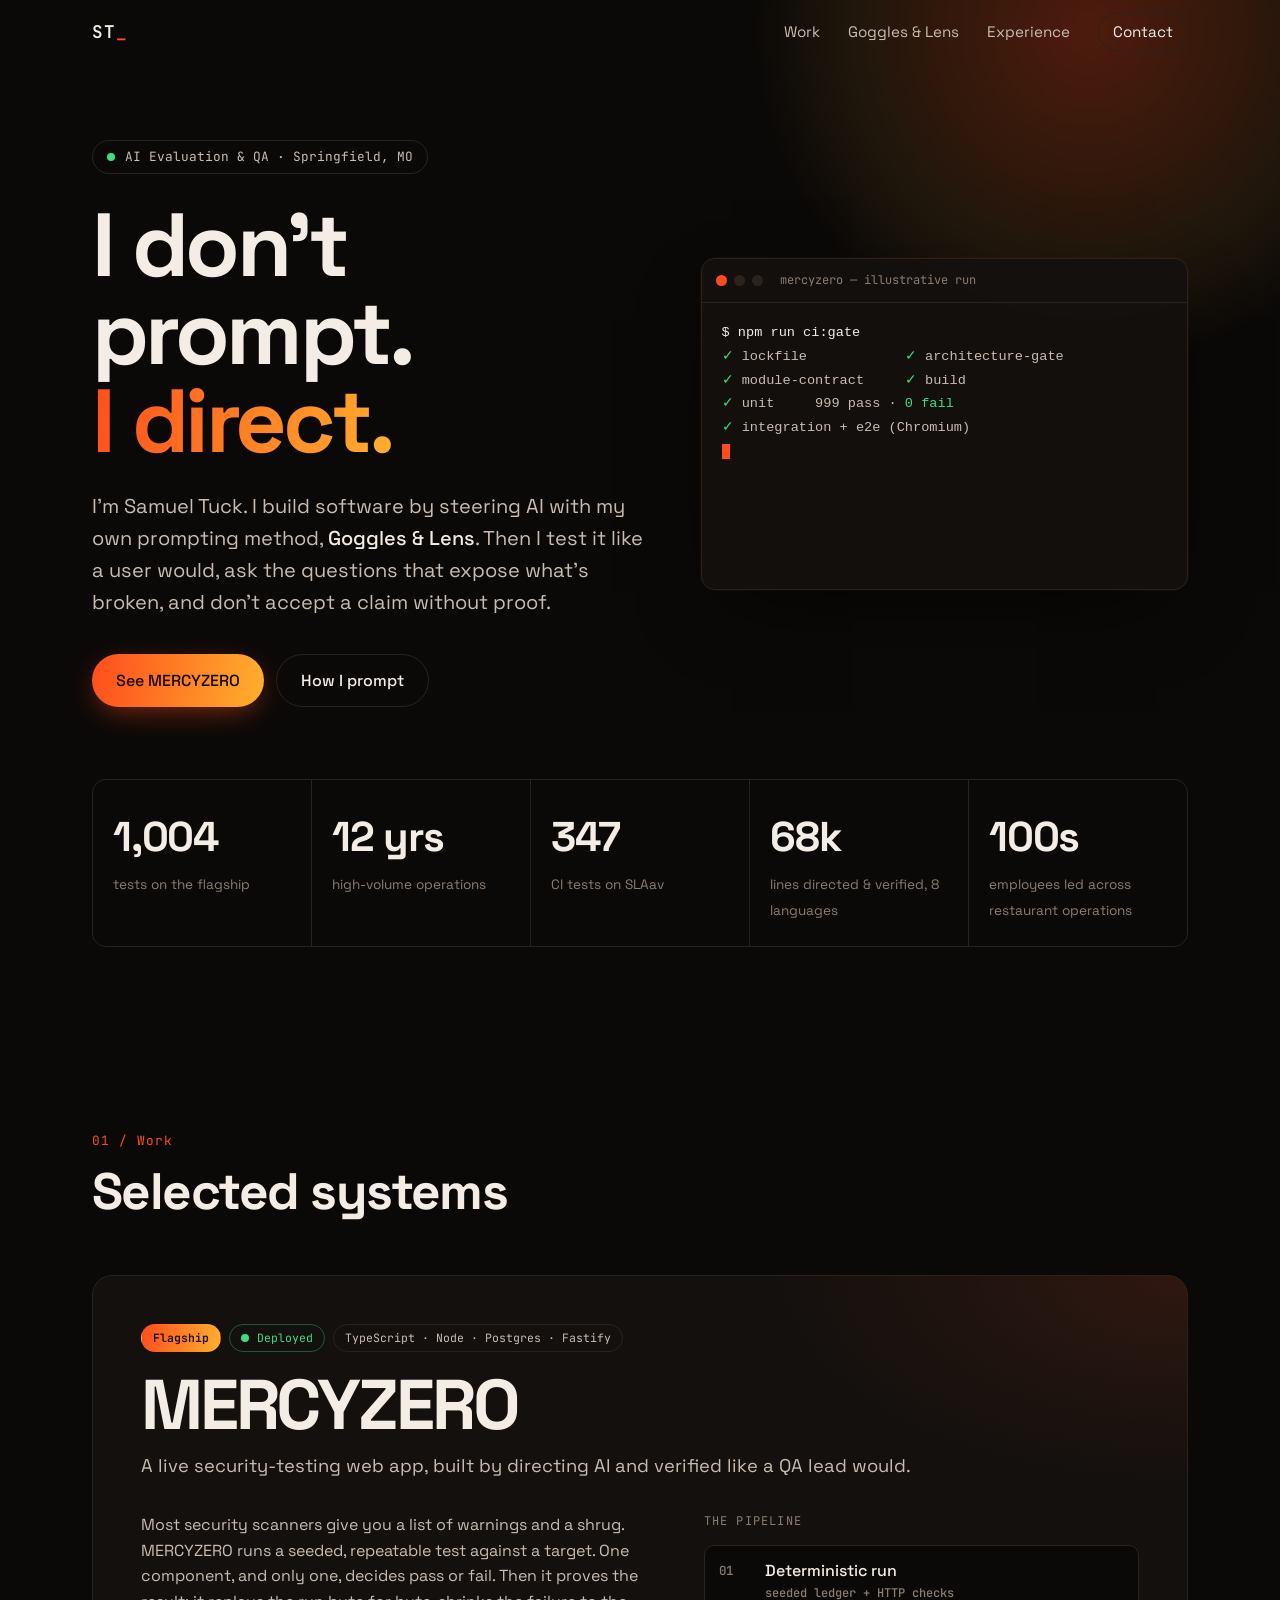
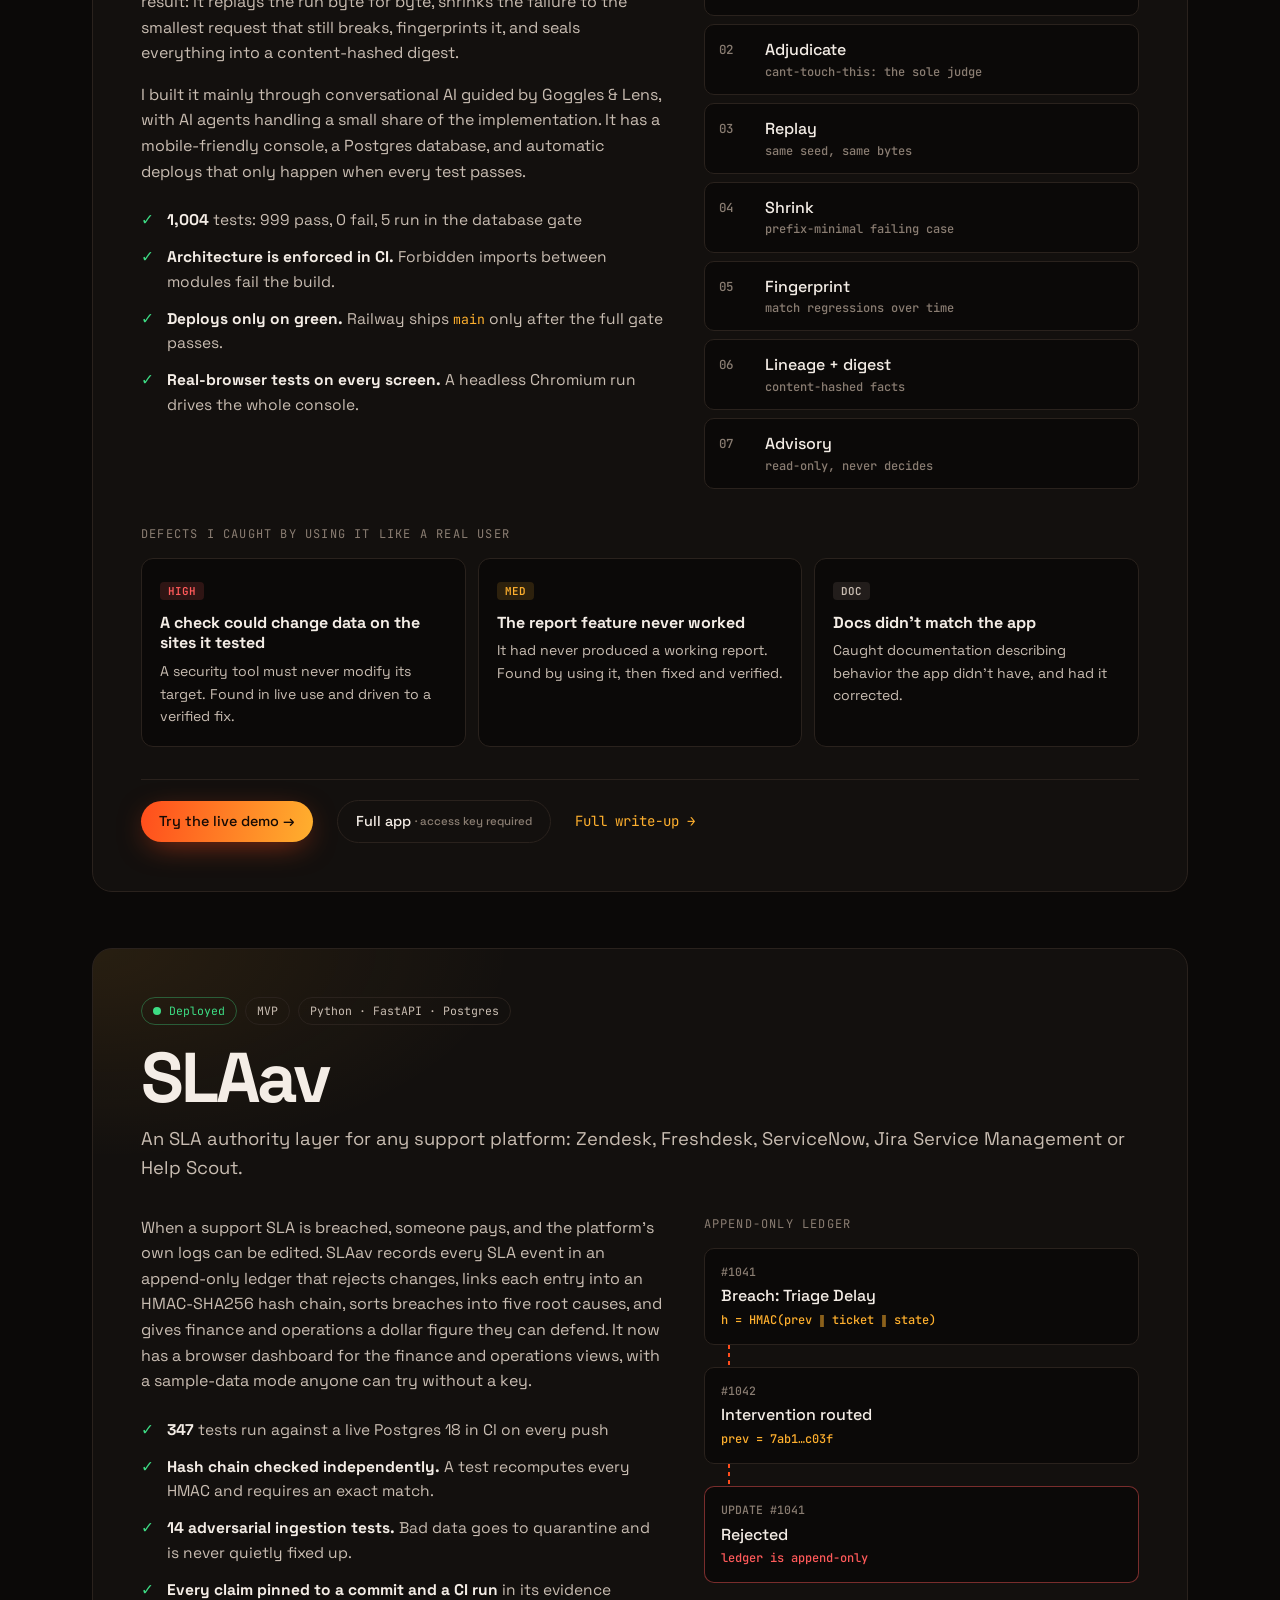
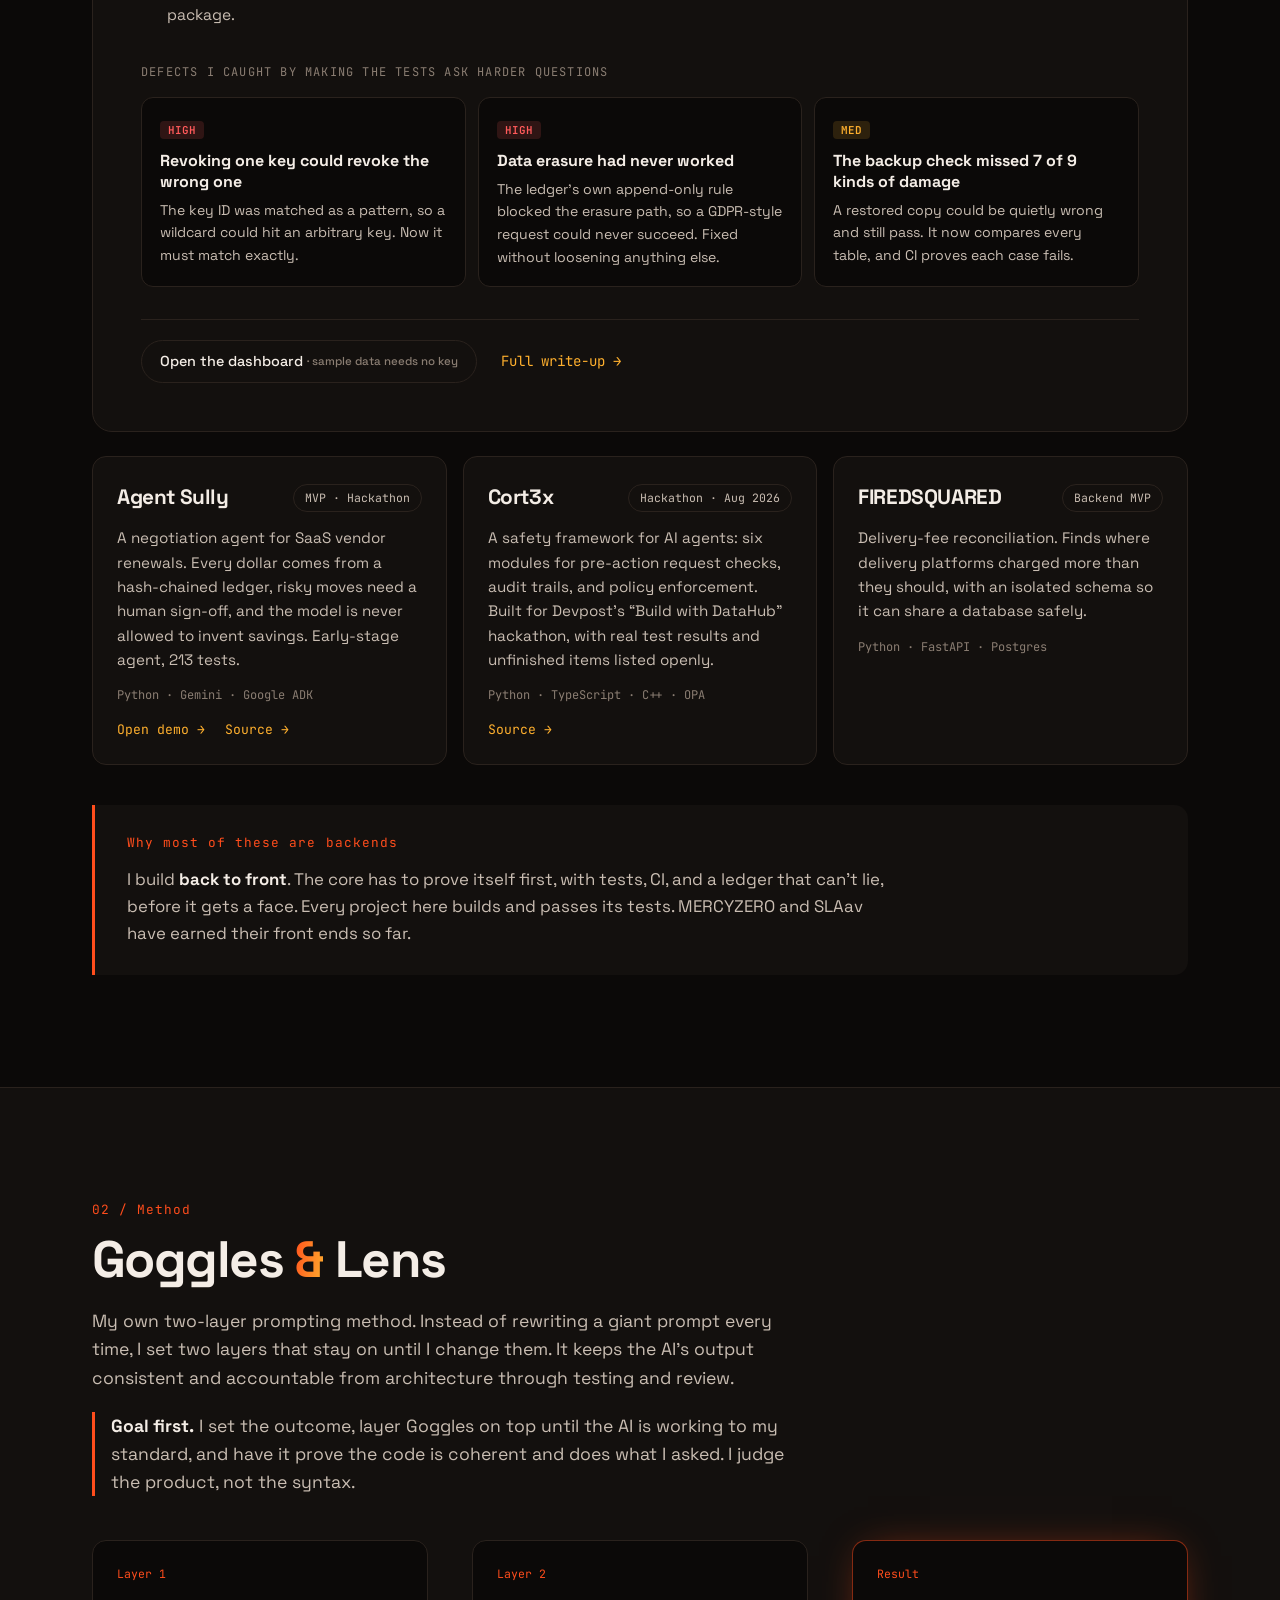
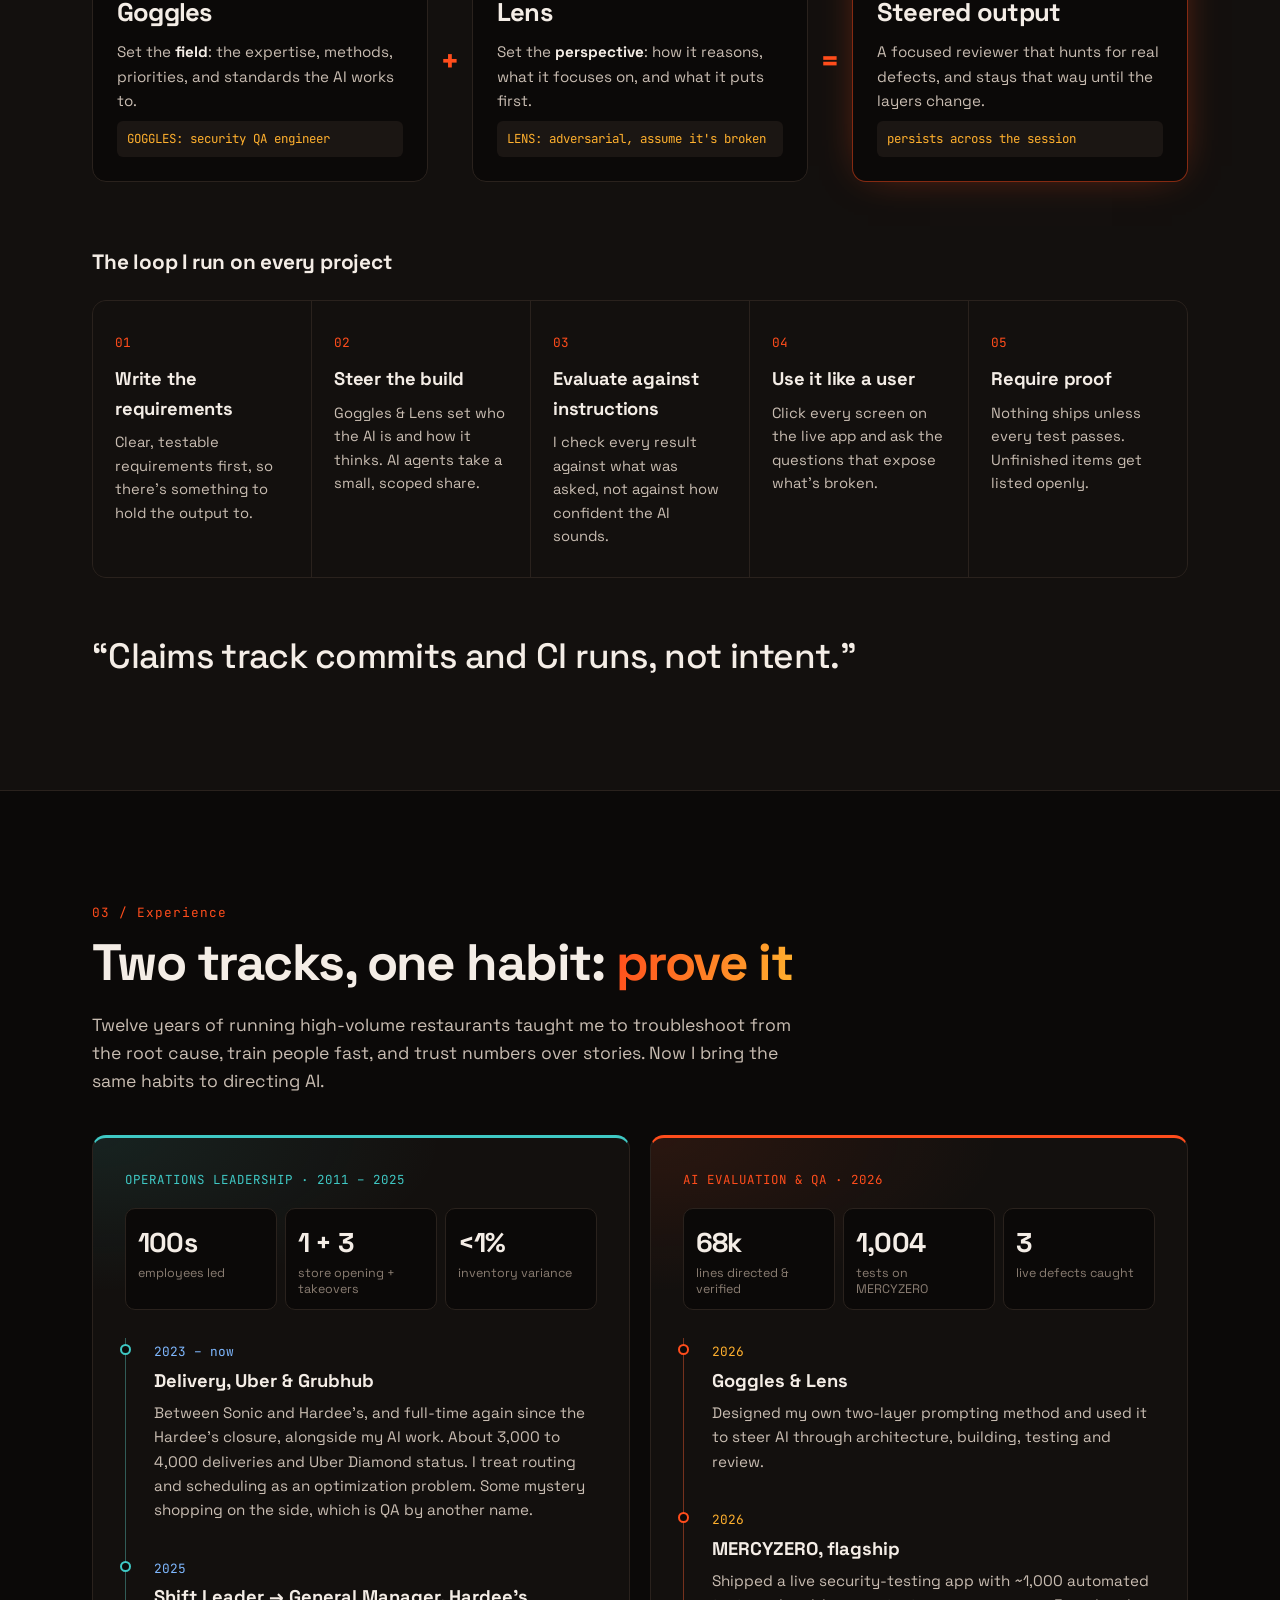
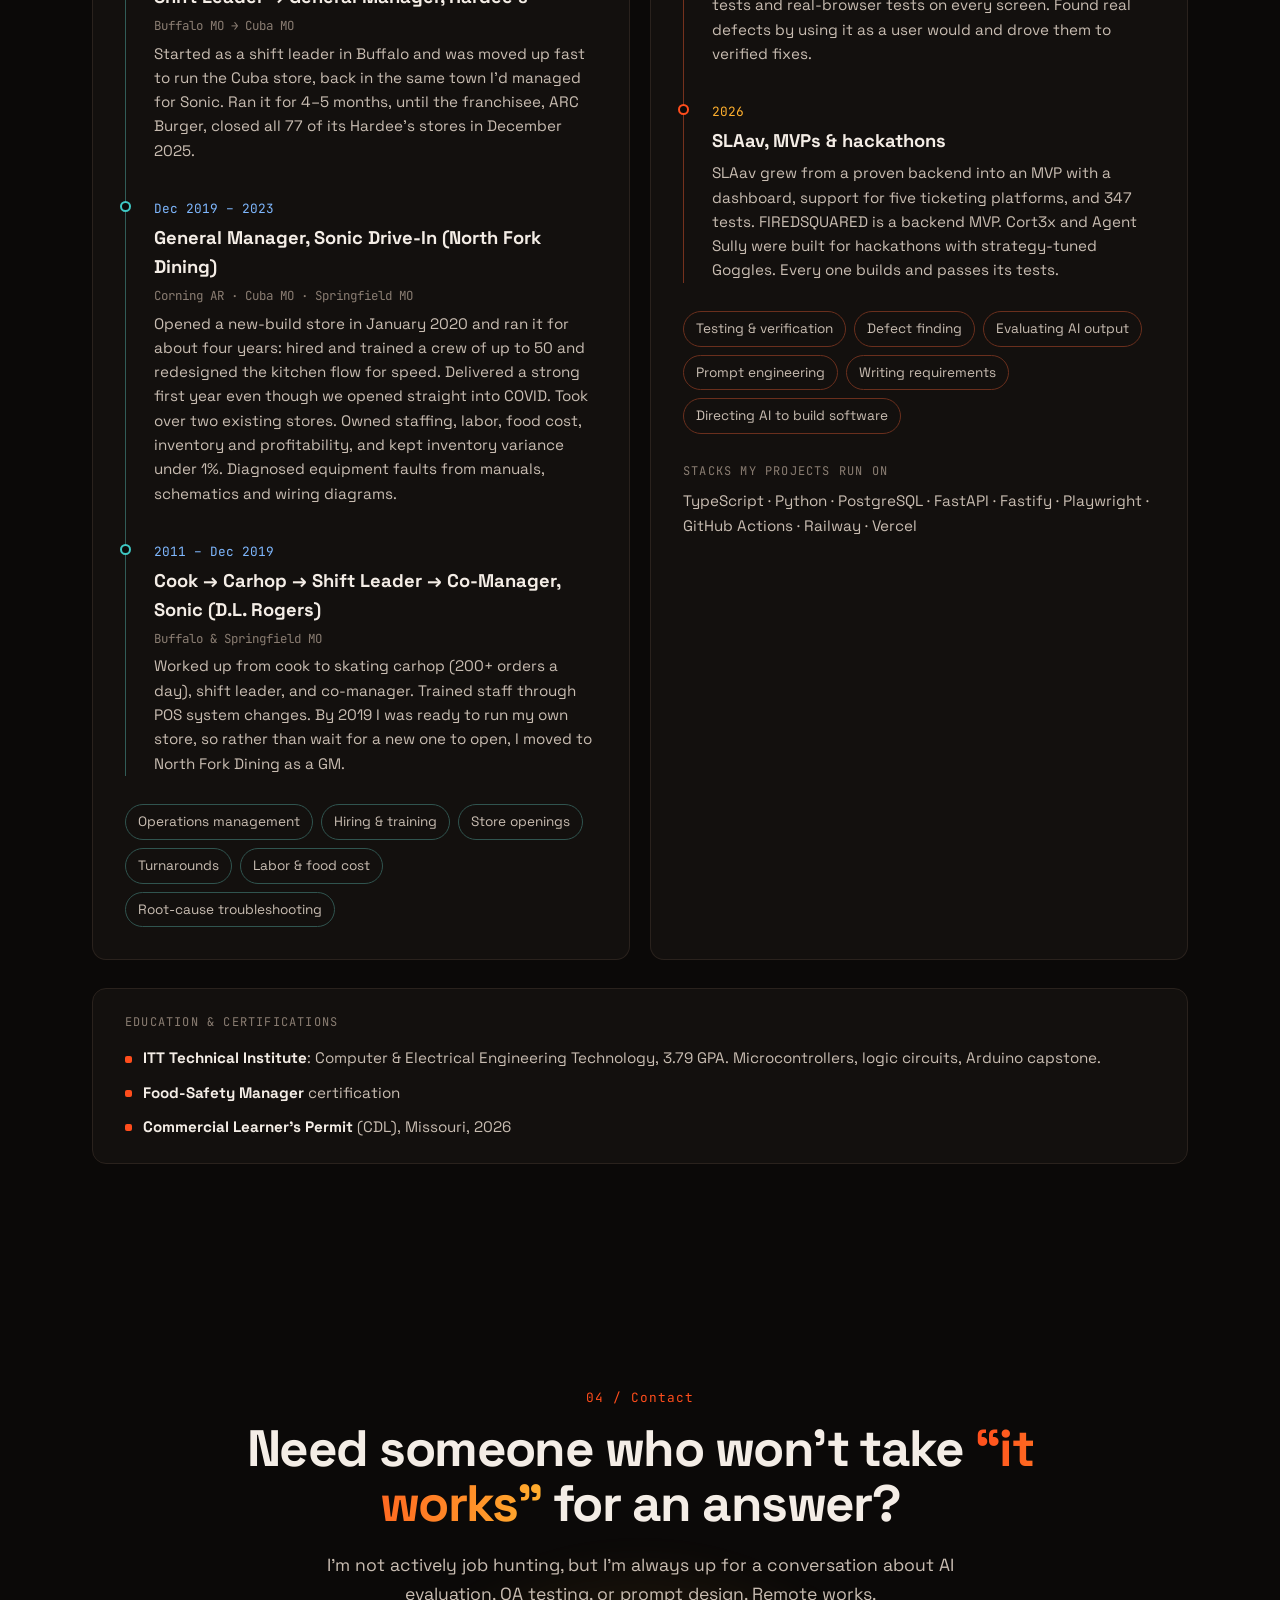
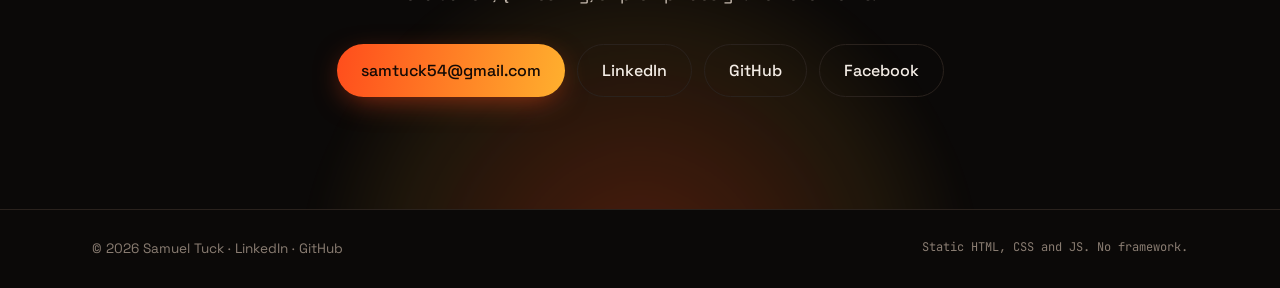
<file: index.html>
<!DOCTYPE html>
<html lang="en">
<head>
  <meta charset="UTF-8">
  <meta name="viewport" content="width=device-width, initial-scale=1.0">
  <title>Samuel Tuck | AI Evaluation &amp; QA</title>
  <meta name="description" content="Samuel Tuck: AI evaluation and QA tester, creator of the Goggles &amp; Lens prompting method, and former multi-location general manager. Flagship: MERCYZERO, a live security-testing web app.">
  <meta property="og:title" content="Samuel Tuck | AI Evaluation &amp; QA">
  <meta property="og:description" content="I direct AI to build software, then prove it works. ~1,000 tests on the flagship. No claim accepted without proof.">
  <meta name="theme-color" content="#0b0908">
  <link rel="preconnect" href="https://fonts.googleapis.com">
  <link rel="preconnect" href="https://fonts.gstatic.com" crossorigin>
  <link href="https://fonts.googleapis.com/css2?family=Space+Grotesk:wght@400;500;700&family=JetBrains+Mono:wght@400;600&display=swap" rel="stylesheet">
  <link rel="stylesheet" href="styles.css">
</head>
<body>
  <a class="skip" href="#main">Skip to content</a>

  <header class="site-header" id="siteHeader">
    <div class="container nav">
      <a href="#top" class="logo">ST<span class="ember">_</span></a>
      <nav class="nav-menu" id="navMenu" aria-label="Primary">
        <a href="#work">Work</a>
        <a href="#method">Goggles &amp; Lens</a>
        <a href="#experience">Experience</a>
        <a href="#contact" class="nav-cta">Contact</a>
      </nav>
      <button class="nav-toggle" id="navToggle" aria-label="Toggle menu" aria-expanded="false" aria-controls="navMenu">
        <span></span><span></span>
      </button>
    </div>
  </header>

  <main id="main">
    <!-- HERO -->
    <section class="hero" id="top">
      <div class="glow" aria-hidden="true"></div>
      <div class="container hero-grid">
        <div>
          <p class="eyebrow"><span class="dot"></span> AI Evaluation &amp; QA · Springfield, MO</p>
          <h1>I don't prompt.<br><span class="hot">I direct.</span></h1>
          <p class="lede">
            I'm Samuel Tuck. I build software by steering AI with my own prompting method,
            <b>Goggles &amp; Lens</b>. Then I test it like a user would, ask the questions that expose
            what's broken, and don't accept a claim without proof.
          </p>
          <div class="cta-row">
            <a href="#mercyzero" class="btn btn-hot">See MERCYZERO</a>
            <a href="#method" class="btn btn-ghost">How I prompt</a>
          </div>
        </div>

        <div class="terminal" aria-label="Illustrative MERCYZERO run output">
          <div class="term-bar"><i></i><i></i><i></i><span>mercyzero — illustrative run</span></div>
          <pre class="term-body" id="termBody"><code>$ npm run ci:gate
✓ lockfile            ✓ architecture-gate
✓ module-contract     ✓ build
✓ unit     999 pass · 0 fail
✓ integration + e2e (Chromium)

$ run --seed 0x5eed --check cors
→ adjudicate   FAIL  (cant-touch-this)
→ replay       identical bytes
→ shrink       3 → 1 request
→ fingerprint  sha256:9f2c…a71e
→ digest       sealed</code></pre>
        </div>
      </div>

      <div class="container"><div class="stats" id="stats">
        <div class="stat"><b data-count="1004">1,004</b><span>tests on the flagship</span></div>
                <div class="stat"><b data-count="12" data-suffix=" yrs">12 yrs</b><span>high-volume operations</span></div>
        <div class="stat"><b data-count="347">347</b><span>CI tests on SLAav</span></div>
        <div class="stat"><b data-count="68" data-suffix="k">68k</b><span>lines directed &amp; verified, 8 languages</span></div>
        <div class="stat"><b>100s</b><span>employees led across restaurant operations</span></div>
      </div></div>
    </section>

    <!-- WORK -->
    <section class="section" id="work">
      <div class="container">
        <p class="kicker">01 / Work</p>
        <h2>Selected systems</h2>

        <!-- MERCYZERO -->
        <article class="feature" id="mercyzero">
          <div class="feature-head">
            <span class="tag tag-hot">Flagship</span>
            <span class="tag tag-live"><span class="dot"></span> Deployed</span>
            <span class="tag">TypeScript · Node · Postgres · Fastify</span>
          </div>
          <h3 class="feature-title">MERCYZERO</h3>
          <p class="feature-sub">A live security-testing web app, built by directing AI and verified like a QA lead would.</p>

          <div class="feature-grid">
            <div>
              <p>
                Most security scanners give you a list of warnings and a shrug. MERCYZERO runs a seeded,
                repeatable test against a target. One component, and only one, decides pass or fail. Then it
                proves the result: it replays the run byte for byte, shrinks the failure to the smallest
                request that still breaks, fingerprints it, and seals everything into a content-hashed digest.
              </p>
              <p>
                I built it mainly through conversational AI guided by Goggles &amp; Lens, with AI agents
                handling a small share of the implementation. It has a mobile-friendly console, a Postgres
                database, and automatic deploys that only happen when every test passes.
              </p>
              <ul class="proof">
                <li><b>1,004</b> tests: 999 pass, 0 fail, 5 run in the database gate</li>
                <li><b>Architecture is enforced in CI.</b> Forbidden imports between modules fail the build.</li>
                <li><b>Deploys only on green.</b> Railway ships <code>main</code> only after the full gate passes.</li>
                <li><b>Real-browser tests on every screen.</b> A headless Chromium run drives the whole console.</li>
              </ul>
            </div>

            <figure class="pipeline" aria-label="MERCYZERO pipeline">
              <figcaption>The pipeline</figcaption>
              <ol>
                <li><span>01</span>Deterministic run<em>seeded ledger + HTTP checks</em></li>
                <li><span>02</span>Adjudicate<em>cant-touch-this: the sole judge</em></li>
                <li><span>03</span>Replay<em>same seed, same bytes</em></li>
                <li><span>04</span>Shrink<em>prefix-minimal failing case</em></li>
                <li><span>05</span>Fingerprint<em>match regressions over time</em></li>
                <li><span>06</span>Lineage + digest<em>content-hashed facts</em></li>
                <li><span>07</span>Advisory<em>read-only, never decides</em></li>
              </ol>
            </figure>
          </div>

          <div class="bugs">
            <p class="bugs-title">Defects I caught by using it like a real user</p>
            <div class="bug-grid">
              <div class="bug"><span class="sev sev-high">HIGH</span><h4>A check could change data on the sites it tested</h4><p>A security tool must never modify its target. Found in live use and driven to a verified fix.</p></div>
              <div class="bug"><span class="sev">MED</span><h4>The report feature never worked</h4><p>It had never produced a working report. Found by using it, then fixed and verified.</p></div>
              <div class="bug"><span class="sev sev-low">DOC</span><h4>Docs didn't match the app</h4><p>Caught documentation describing behavior the app didn't have, and had it corrected.</p></div>
            </div>
          </div>

          <div class="feature-foot">
            <a class="btn btn-hot btn-sm" href="https://mercyzero-demo-production.up.railway.app" target="_blank" rel="noopener">Try the live demo →</a>
            <a class="btn btn-ghost btn-sm" href="https://mercyzero-app-production.up.railway.app" target="_blank" rel="noopener">Full app <span class="key-note">· access key required</span></a>
            <a class="link" href="mercyzero.html">Full write-up →</a>
          </div>
        </article>

        <!-- SLAav -->
        <article class="feature feature-alt" id="slaav">
          <div class="feature-head">
            <span class="tag tag-live"><span class="dot"></span> Deployed</span>
            <span class="tag">MVP</span>
            <span class="tag">Python · FastAPI · Postgres</span>
          </div>
          <h3 class="feature-title">SLAav</h3>
          <p class="feature-sub">An SLA authority layer for any support platform: Zendesk, Freshdesk, ServiceNow, Jira Service Management or Help Scout.</p>

          <div class="feature-grid">
            <div>
              <p>
                When a support SLA is breached, someone pays, and the platform's own logs can be edited.
                SLAav records every SLA event in an append-only ledger that rejects changes, links each entry
                into an HMAC-SHA256 hash chain, sorts breaches into five root causes, and gives finance and
                operations a dollar figure they can defend. It now has a browser dashboard for the finance and
                operations views, with a sample-data mode anyone can try without a key.
              </p>
              <ul class="proof">
                <li><b>347</b> tests run against a live Postgres 18 in CI on every push</li>
                <li><b>Hash chain checked independently.</b> A test recomputes every HMAC and requires an exact match.</li>
                <li><b>14 adversarial ingestion tests.</b> Bad data goes to quarantine and is never quietly fixed up.</li>
                <li><b>Every claim pinned to a commit and a CI run</b> in its evidence package.</li>
              </ul>
            </div>

            <figure class="chain" aria-label="Hash chain illustration">
              <figcaption>Append-only ledger</figcaption>
              <div class="block"><small>#1041</small>Breach: Triage Delay<code>h = HMAC(prev ‖ ticket ‖ state)</code></div>
              <div class="link-line" aria-hidden="true"></div>
              <div class="block"><small>#1042</small>Intervention routed<code>prev = 7ab1…c03f</code></div>
              <div class="link-line" aria-hidden="true"></div>
              <div class="block block-reject"><small>UPDATE #1041</small>Rejected<code>ledger is append-only</code></div>
            </figure>
          </div>

          <div class="bugs">
            <p class="bugs-title">Defects I caught by making the tests ask harder questions</p>
            <div class="bug-grid">
              <div class="bug"><span class="sev sev-high">HIGH</span><h4>Revoking one key could revoke the wrong one</h4><p>The key ID was matched as a pattern, so a wildcard could hit an arbitrary key. Now it must match exactly.</p></div>
              <div class="bug"><span class="sev sev-high">HIGH</span><h4>Data erasure had never worked</h4><p>The ledger's own append-only rule blocked the erasure path, so a GDPR-style request could never succeed. Fixed without loosening anything else.</p></div>
              <div class="bug"><span class="sev">MED</span><h4>The backup check missed 7 of 9 kinds of damage</h4><p>A restored copy could be quietly wrong and still pass. It now compares every table, and CI proves each case fails.</p></div>
            </div>
          </div>

          <div class="feature-foot">
            <a class="btn btn-ghost btn-sm" href="https://slaav-production-17a9.up.railway.app/dashboard" target="_blank" rel="noopener">Open the dashboard <span class="key-note">· sample data needs no key</span></a>
            <a class="link" href="slaav.html">Full write-up →</a>
          </div>
        </article>

        <!-- More -->
        <div class="cards">
          <article class="card">
            <div class="card-top"><h3>Agent Sully</h3><span class="tag">MVP · Hackathon</span></div>
            <p>A negotiation agent for SaaS vendor renewals. Every dollar comes from a hash-chained ledger, risky moves need a human sign-off, and the model is never allowed to invent savings. Early-stage agent, 213 tests.</p>
            <p class="mono">Python · Gemini · Google ADK</p>
            <div class="card-links">
              <a class="link" href="https://negotiation-agent-production-ef14.up.railway.app" target="_blank" rel="noopener">Open demo →</a>
              <a class="link" href="https://github.com/swanson420/AGENT_SULLY" target="_blank" rel="noopener">Source →</a>
            </div>
          </article>
          <article class="card">
            <div class="card-top"><h3>Cort3x</h3><span class="tag">Hackathon · Aug 2026</span></div>
            <p>A safety framework for AI agents: six modules for pre-action request checks, audit trails, and policy enforcement. Built for Devpost's &ldquo;Build with DataHub&rdquo; hackathon, with real test results and unfinished items listed openly.</p>
            <p class="mono">Python · TypeScript · C++ · OPA</p>
            <div class="card-links">
              <a class="link" href="https://github.com/swanson420/CORT3X" target="_blank" rel="noopener">Source →</a>
            </div>
          </article>
          <article class="card">
            <div class="card-top"><h3>FIREDSQUARED</h3><span class="tag">Backend MVP</span></div>
            <p>Delivery-fee reconciliation. Finds where delivery platforms charged more than they should, with an isolated schema so it can share a database safely.</p>
            <p class="mono">Python · FastAPI · Postgres</p>
          </article>

        </div>

        <div class="b2f">
          <p class="kicker">Why most of these are backends</p>
          <p>I build <b>back to front</b>. The core has to prove itself first, with tests, CI, and a ledger
          that can't lie, before it gets a face. Every project here builds and passes its tests.
          MERCYZERO and SLAav have earned their front ends so far.</p>
        </div>
      </div>
    </section>

    <!-- METHOD -->
    <section class="section section-dark" id="method">
      <div class="container">
        <p class="kicker">02 / Method</p>
        <h2>Goggles <span class="hot">&amp;</span> Lens</h2>
        <p class="section-lede">
          My own two-layer prompting method. Instead of rewriting a giant prompt every time, I set two
          layers that stay on until I change them. It keeps the AI's output consistent and accountable
          from architecture through testing and review.
        </p>
        <p class="goal-first">
          <b>Goal first.</b> I set the outcome, layer Goggles on top until the AI is working to my standard,
          and have it prove the code is coherent and does what I asked. I judge the product, not the syntax.
        </p>

        <div class="gl">
          <div class="gl-layer">
            <span class="gl-tag">Layer 1</span>
            <h3>Goggles</h3>
            <p>Set the <b>field</b>: the expertise, methods, priorities, and standards the AI works to.</p>
            <code>GOGGLES: security QA engineer</code>
          </div>
          <div class="gl-op" aria-hidden="true">+</div>
          <div class="gl-layer">
            <span class="gl-tag">Layer 2</span>
            <h3>Lens</h3>
            <p>Set the <b>perspective</b>: how it reasons, what it focuses on, and what it puts first.</p>
            <code>LENS: adversarial, assume it's broken</code>
          </div>
          <div class="gl-op" aria-hidden="true">=</div>
          <div class="gl-layer gl-out">
            <span class="gl-tag">Result</span>
            <h3>Steered output</h3>
            <p>A focused reviewer that hunts for real defects, and stays that way until the layers change.</p>
            <code>persists across the session</code>
          </div>
        </div>

        <h3 class="sub-h">The loop I run on every project</h3>
        <div class="steps">
          <div class="step">
            <span class="step-n">01</span>
            <h3>Write the requirements</h3>
            <p>Clear, testable requirements first, so there's something to hold the output to.</p>
          </div>
          <div class="step">
            <span class="step-n">02</span>
            <h3>Steer the build</h3>
            <p>Goggles &amp; Lens set who the AI is and how it thinks. AI agents take a small, scoped share.</p>
          </div>
          <div class="step">
            <span class="step-n">03</span>
            <h3>Evaluate against instructions</h3>
            <p>I check every result against what was asked, not against how confident the AI sounds.</p>
          </div>
          <div class="step">
            <span class="step-n">04</span>
            <h3>Use it like a user</h3>
            <p>Click every screen on the live app and ask the questions that expose what's broken.</p>
          </div>
          <div class="step">
            <span class="step-n">05</span>
            <h3>Require proof</h3>
            <p>Nothing ships unless every test passes. Unfinished items get listed openly.</p>
          </div>
        </div>

        <blockquote class="motto">&ldquo;Claims track commits and CI runs, not intent.&rdquo;</blockquote>
      </div>
    </section>

    <!-- EXPERIENCE -->
    <section class="section" id="experience">
      <div class="container">
        <p class="kicker">03 / Experience</p>
        <h2>Two tracks, one habit: <span class="hot">prove it</span></h2>
        <p class="section-lede">
          Twelve years of running high-volume restaurants taught me to troubleshoot from the root cause, train
          people fast, and trust numbers over stories. Now I bring the same habits to directing AI.
        </p>

        <div class="tracks">
          <!-- Operations -->
          <div class="track track-ops">
            <p class="track-label">Operations leadership · 2011 – 2025</p>
            <div class="track-stats">
              <div><b>100s</b><span>employees led</span></div>
              <div><b>1 + 3</b><span>store opening + takeovers</span></div>
              <div><b>&lt;1%</b><span>inventory variance</span></div>
            </div>
            <ol class="timeline">
              <li>
                <time>2023 – now</time>
                <h3>Delivery, Uber &amp; Grubhub</h3>
                <p>Between Sonic and Hardee's, and full-time again since the Hardee's closure, alongside my AI work. About 3,000 to 4,000 deliveries and Uber Diamond status. I treat routing and scheduling as an optimization problem. Some mystery shopping on the side, which is QA by another name.</p>
              </li>
              <li>
                <time>2025</time>
                <h3>Shift Leader → General Manager, Hardee's</h3>
                <p class="where">Buffalo MO → Cuba MO</p>
                <p>Started as a shift leader in Buffalo and was moved up fast to run the Cuba store, back in the same town I'd managed for Sonic. Ran it for 4–5 months, until the franchisee, ARC Burger, closed all 77 of its Hardee's stores in December 2025.</p>
              </li>
              <li>
                <time>Dec 2019 – 2023</time>
                <h3>General Manager, Sonic Drive-In (North Fork Dining)</h3>
                <p class="where">Corning AR · Cuba MO · Springfield MO</p>
                <p>Opened a new-build store in January 2020 and ran it for about four years: hired and trained a crew of up to 50 and redesigned the kitchen flow for speed. Delivered a strong first year even though we opened straight into COVID. Took over two existing stores. Owned staffing, labor, food cost, inventory and profitability, and kept inventory variance under 1%. Diagnosed equipment faults from manuals, schematics and wiring diagrams.</p>
              </li>
              <li>
                <time>2011 – Dec 2019</time>
                <h3>Cook → Carhop → Shift Leader → Co-Manager, Sonic (D.L. Rogers)</h3>
                <p class="where">Buffalo &amp; Springfield MO</p>
                <p>Worked up from cook to skating carhop (200+ orders a day), shift leader, and co-manager. Trained staff through POS system changes. By 2019 I was ready to run my own store, so rather than wait for a new one to open, I moved to North Fork Dining as a GM.</p>
              </li>
            </ol>
            <div class="skills">
              <span>Operations management</span><span>Hiring &amp; training</span><span>Store openings</span>
              <span>Turnarounds</span><span>Labor &amp; food cost</span><span>Root-cause troubleshooting</span>
            </div>
          </div>

          <!-- AI -->
          <div class="track track-ai">
            <p class="track-label">AI evaluation &amp; QA · 2026</p>
            <div class="track-stats">
              <div><b>68k</b><span>lines directed &amp; verified</span></div>
              <div><b>1,004</b><span>tests on MERCYZERO</span></div>
              <div><b>3</b><span>live defects caught</span></div>
            </div>
            <ol class="timeline">
              <li>
                <time>2026</time>
                <h3>Goggles &amp; Lens</h3>
                <p>Designed my own two-layer prompting method and used it to steer AI through architecture, building, testing and review.</p>
              </li>
              <li>
                <time>2026</time>
                <h3>MERCYZERO, flagship</h3>
                <p>Shipped a live security-testing app with ~1,000 automated tests and real-browser tests on every screen. Found real defects by using it as a user would and drove them to verified fixes.</p>
              </li>
              <li>
                <time>2026</time>
                <h3>SLAav, MVPs &amp; hackathons</h3>
                <p>SLAav grew from a proven backend into an MVP with a dashboard, support for five ticketing platforms, and 347 tests. FIREDSQUARED is a backend MVP. Cort3x and Agent Sully were built for hackathons with strategy-tuned Goggles. Every one builds and passes its tests.</p>
              </li>
            </ol>
            <div class="skills">
              <span>Testing &amp; verification</span><span>Defect finding</span><span>Evaluating AI output</span>
              <span>Prompt engineering</span><span>Writing requirements</span><span>Directing AI to build software</span>
            </div>
            <p class="stacks"><span class="bugs-title">Stacks my projects run on</span>TypeScript · Python · PostgreSQL · FastAPI · Fastify · Playwright · GitHub Actions · Railway · Vercel</p>
          </div>
        </div>

        <div class="edu edu-wide">
          <p class="bugs-title">Education &amp; certifications</p>
          <ul>
            <li><b>ITT Technical Institute</b>: Computer &amp; Electrical Engineering Technology, 3.79 GPA. Microcontrollers, logic circuits, Arduino capstone.</li>
            <li><b>Food-Safety Manager</b> certification</li>
            <li><b>Commercial Learner's Permit</b> (CDL), Missouri, 2026</li>
          </ul>
        </div>
      </div>
    </section>

    <!-- CONTACT -->
    <section class="section contact" id="contact">
      <div class="glow glow-low" aria-hidden="true"></div>
      <div class="container contact-inner">
        <p class="kicker">04 / Contact</p>
        <h2>Need someone who won't take <span class="hot">&ldquo;it works&rdquo;</span> for an answer?</h2>
        <p class="section-lede">I'm not actively job hunting, but I'm always up for a conversation about AI evaluation, QA testing, or prompt design. Remote works.</p>
        <div class="cta-row center">
          <a class="btn btn-hot" href="mailto:samtuck54@gmail.com">samtuck54@gmail.com</a>
          <a class="btn btn-ghost" href="https://www.linkedin.com/in/samuel-tuck-441a0b204" target="_blank" rel="noopener">LinkedIn</a>
          <a class="btn btn-ghost" href="https://github.com/swanson420" target="_blank" rel="noopener">GitHub</a>
          <a class="btn btn-ghost" href="https://www.facebook.com/share/1E6JRFBbzi/" target="_blank" rel="noopener">Facebook</a>
        </div>
      </div>
    </section>
  </main>

  <footer class="footer">
    <div class="container footer-inner">
      <span>© 2026 Samuel Tuck · <a class="foot-link" href="https://www.linkedin.com/in/samuel-tuck-441a0b204" target="_blank" rel="noopener">LinkedIn</a> · <a class="foot-link" href="https://github.com/swanson420" target="_blank" rel="noopener">GitHub</a></span>
      <span class="mono">Static HTML, CSS and JS. No framework.</span>
    </div>
  </footer>

  <script src="main.js"></script>
</body>
</html>
</file>
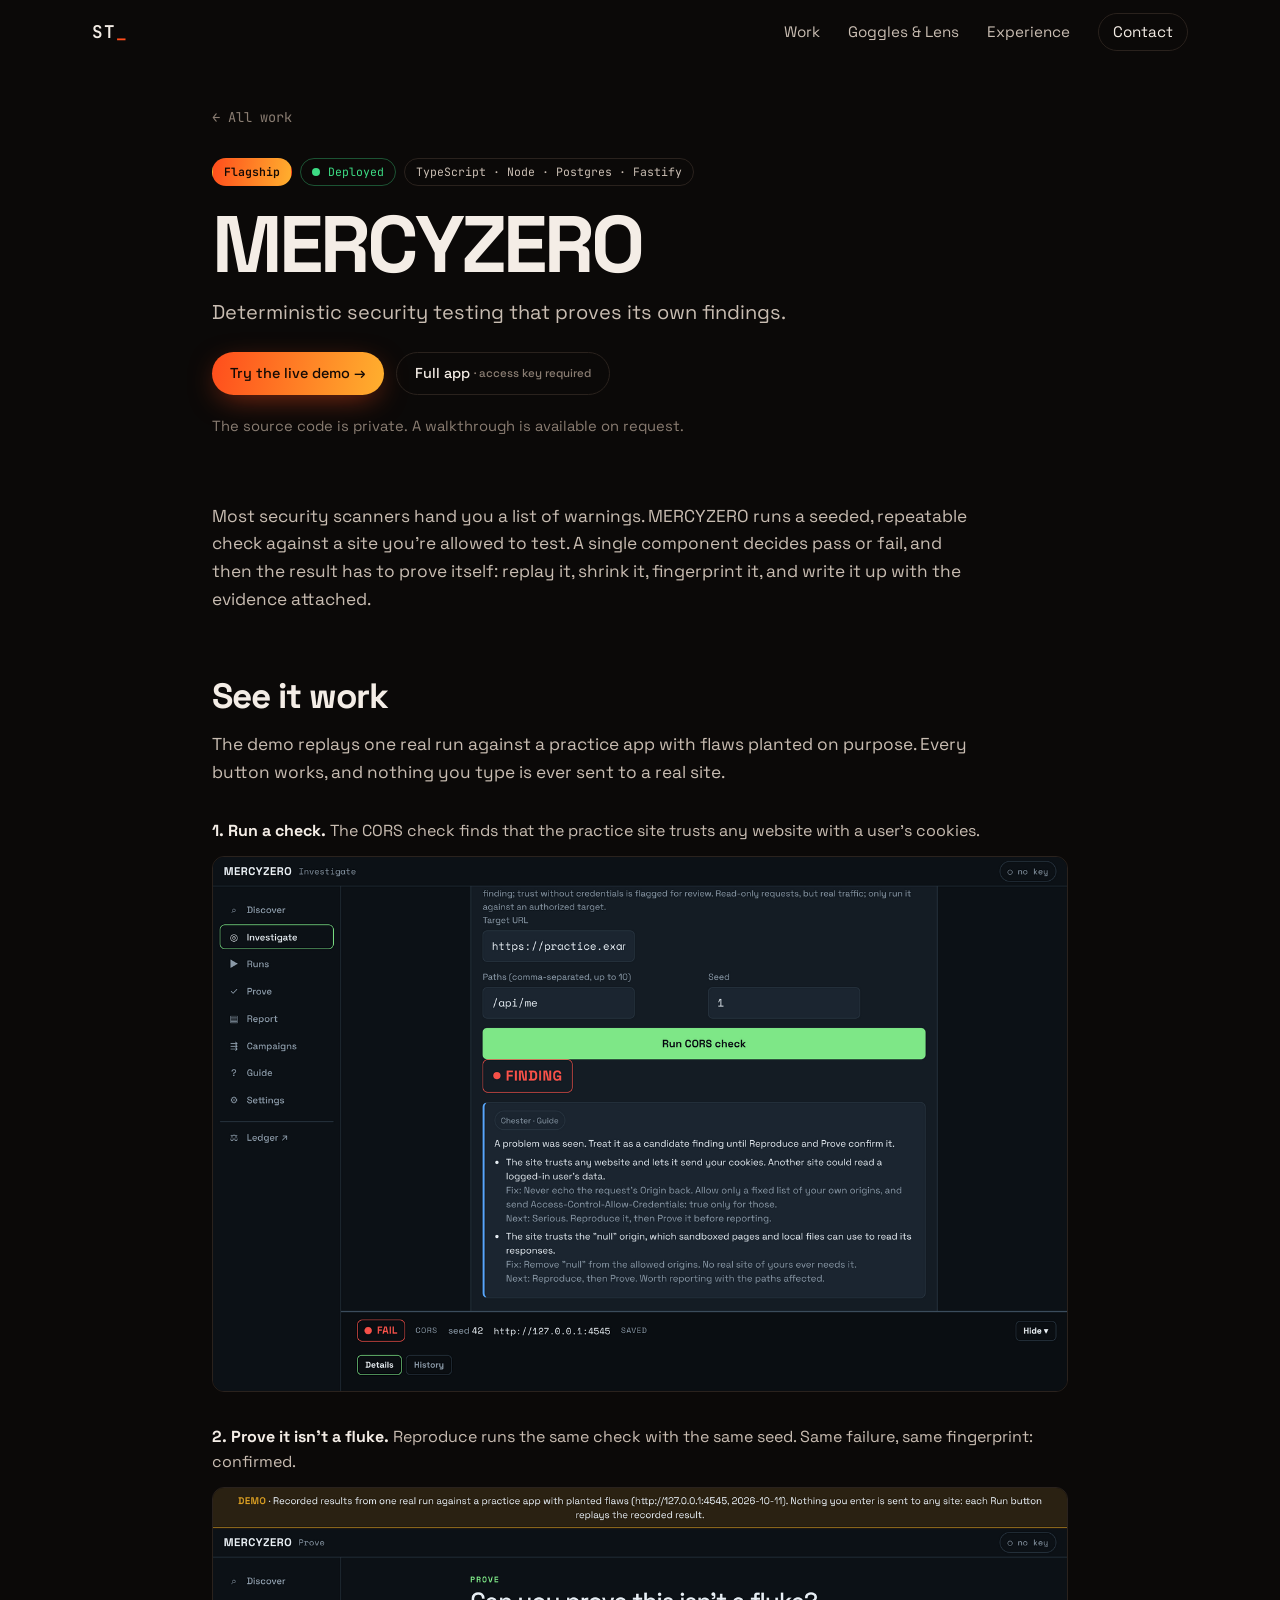
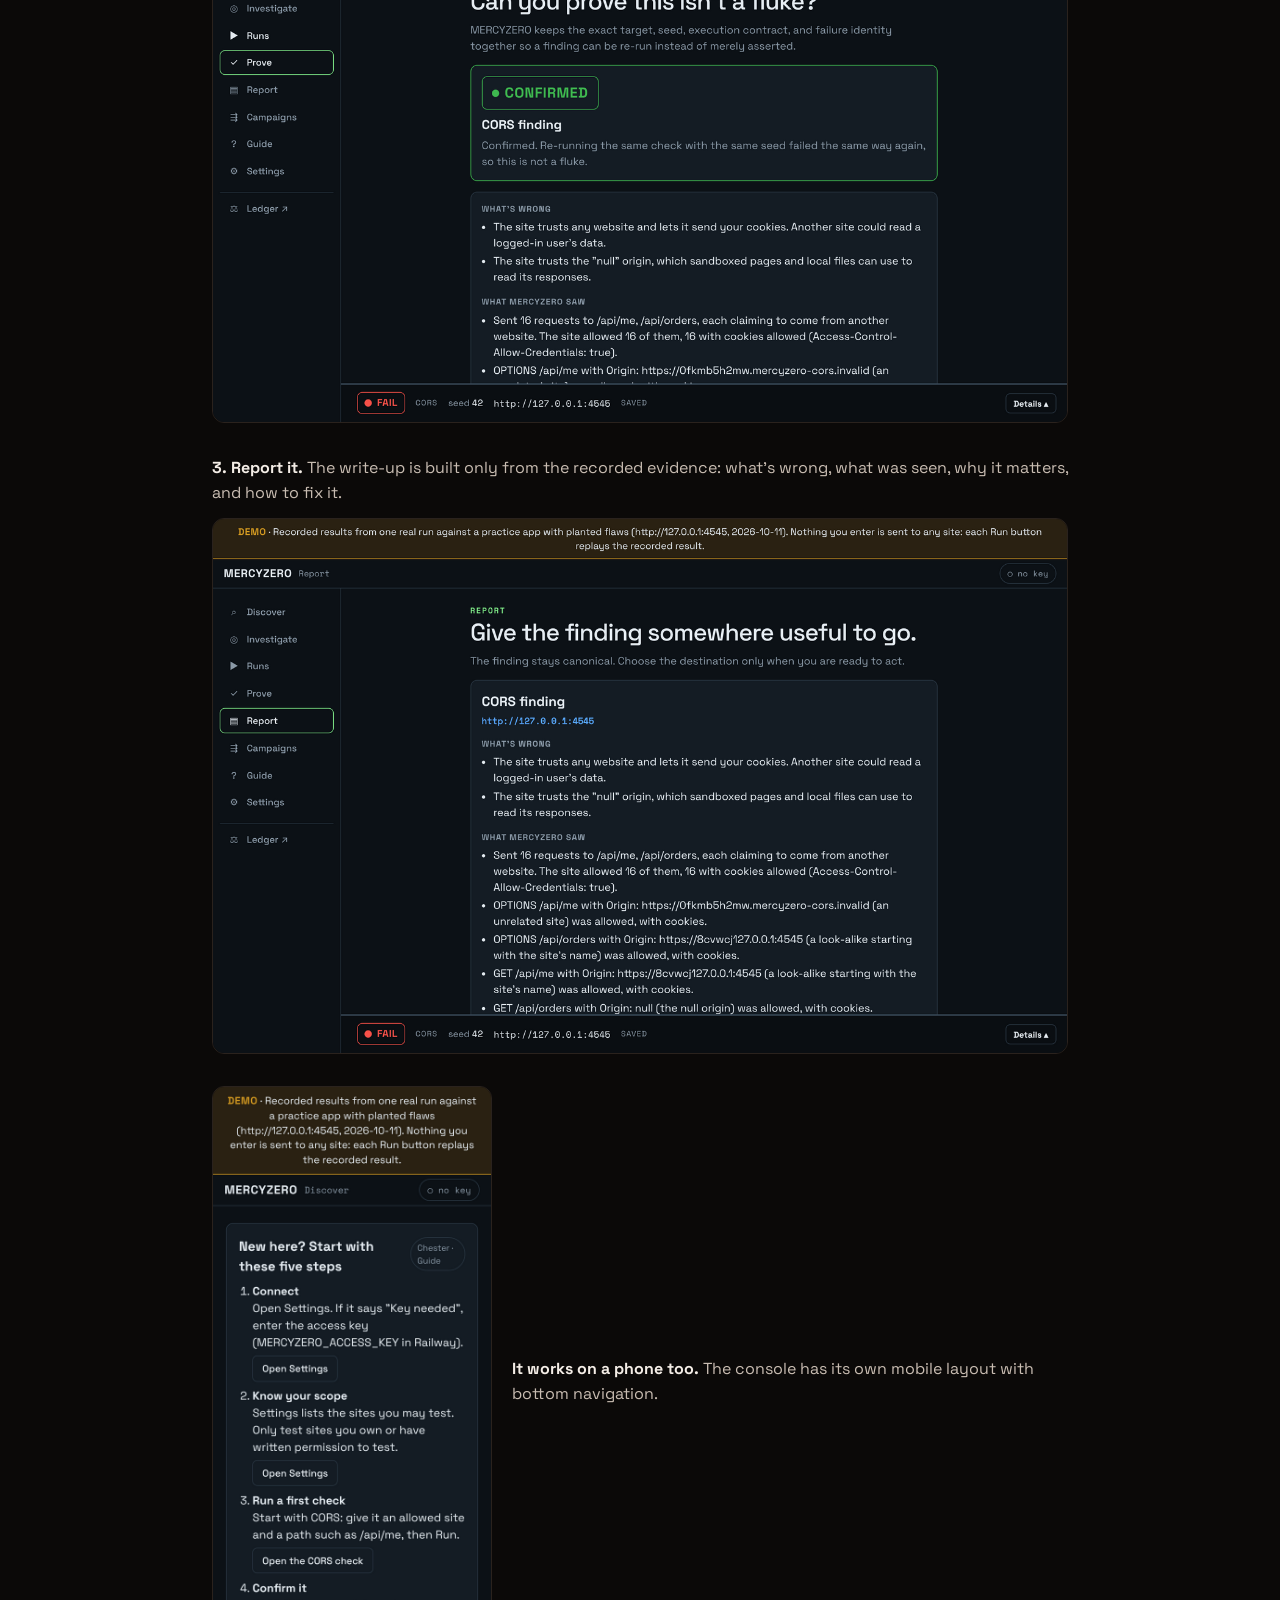
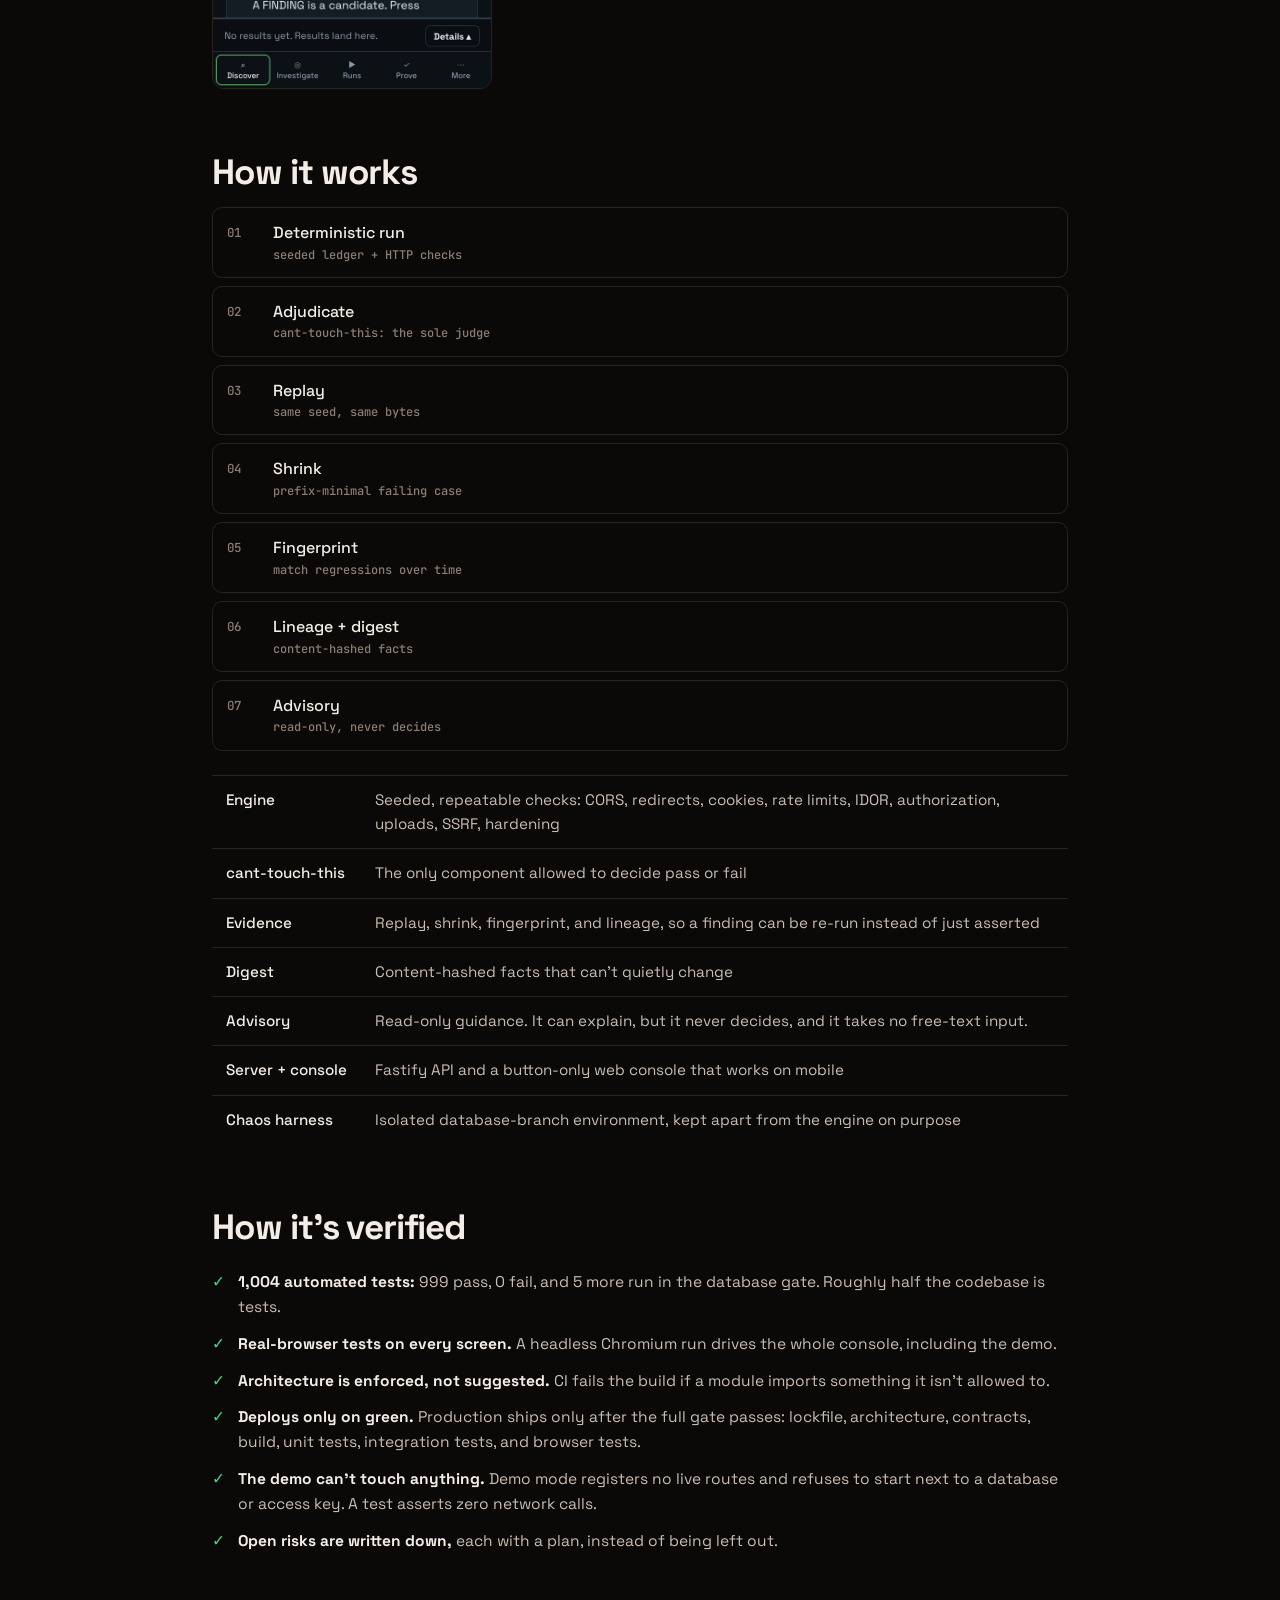
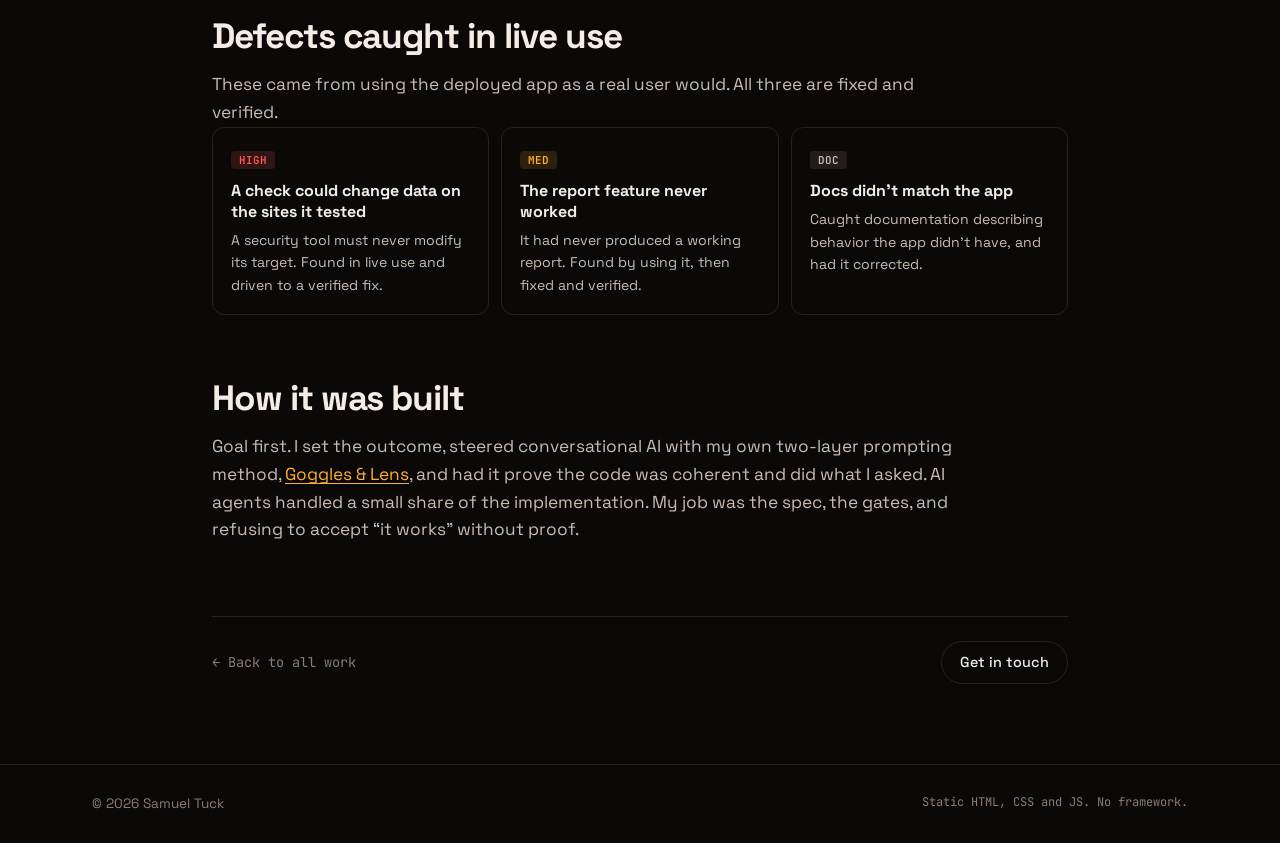
<file: mercyzero.html>
<!DOCTYPE html>
<html lang="en">
<head>
  <meta charset="UTF-8">
  <meta name="viewport" content="width=device-width, initial-scale=1.0">
  <title>MERCYZERO | Samuel Tuck</title>
  <meta name="description" content="MERCYZERO: deterministic security testing that proves its own findings. Live demo, screenshots, and how it is verified.">
  <meta name="theme-color" content="#0b0908">
  <link rel="preconnect" href="https://fonts.googleapis.com">
  <link rel="preconnect" href="https://fonts.gstatic.com" crossorigin>
  <link href="https://fonts.googleapis.com/css2?family=Space+Grotesk:wght@400;500;700&family=JetBrains+Mono:wght@400;600&display=swap" rel="stylesheet">
  <link rel="stylesheet" href="styles.css">
</head>
<body class="case">
  <a class="skip" href="#main">Skip to content</a>

  <header class="site-header scrolled" id="siteHeader">
    <div class="container nav">
      <a href="index.html" class="logo">ST<span class="ember">_</span></a>
      <nav class="nav-menu" id="navMenu" aria-label="Primary">
        <a href="index.html#work">Work</a>
        <a href="index.html#method">Goggles &amp; Lens</a>
        <a href="index.html#experience">Experience</a>
        <a href="index.html#contact" class="nav-cta">Contact</a>
      </nav>
      <button class="nav-toggle" id="navToggle" aria-label="Toggle menu" aria-expanded="false" aria-controls="navMenu">
        <span></span><span></span>
      </button>
    </div>
  </header>

  <main id="main" class="case-main">
    <div class="container case-wrap">
      <a class="back" href="index.html#work">← All work</a>

      <header class="case-head">
        <div class="feature-head">
          <span class="tag tag-hot">Flagship</span>
          <span class="tag tag-live"><span class="dot"></span> Deployed</span>
          <span class="tag">TypeScript · Node · Postgres · Fastify</span>
        </div>
        <h1 class="case-title">MERCYZERO</h1>
        <p class="lede">Deterministic security testing that proves its own findings.</p>
        <div class="cta-row">
          <a class="btn btn-hot btn-sm" href="https://mercyzero-demo-production.up.railway.app" target="_blank" rel="noopener">Try the live demo →</a>
          <a class="btn btn-ghost btn-sm" href="https://mercyzero-app-production.up.railway.app" target="_blank" rel="noopener">Full app <span class="key-note">· access key required</span></a>
        </div>
        <p class="case-note">The source code is private. A walkthrough is available on request.</p>
      </header>

      <section class="case-sec">
        <p class="case-p">Most security scanners hand you a list of warnings. MERCYZERO runs a seeded, repeatable check against a site you're allowed to test. A single component decides pass or fail, and then the result has to prove itself: replay it, shrink it, fingerprint it, and write it up with the evidence attached.</p>
      </section>

      <section class="case-sec">
        <h2>See it work</h2>
        <p class="case-p">The demo replays one real run against a practice app with flaws planted on purpose. Every button works, and nothing you type is ever sent to a real site.</p>

        <figure class="shot">
          <figcaption><b>1. Run a check.</b> The CORS check finds that the practice site trusts any website with a user's cookies.</figcaption>
          <img src="showcase/mercyzero/screenshots/finding.png" alt="A CORS check returning a FINDING, with a plain-English explanation and fix" loading="lazy" width="1400" height="875">
        </figure>
        <figure class="shot">
          <figcaption><b>2. Prove it isn't a fluke.</b> Reproduce runs the same check with the same seed. Same failure, same fingerprint: confirmed.</figcaption>
          <img src="showcase/mercyzero/screenshots/proof.png" alt="The Prove screen showing CONFIRMED and exactly what MERCYZERO saw" loading="lazy" width="1400" height="875">
        </figure>
        <figure class="shot">
          <figcaption><b>3. Report it.</b> The write-up is built only from the recorded evidence: what's wrong, what was seen, why it matters, and how to fix it.</figcaption>
          <img src="showcase/mercyzero/screenshots/report.png" alt="The Report screen with the evidence-backed write-up" loading="lazy" width="1400" height="875">
        </figure>
        <figure class="shot shot-phone">
          <img src="showcase/mercyzero/screenshots/mobile.png" alt="The console on a phone, with bottom navigation" loading="lazy" width="600" height="1298">
          <figcaption><b>It works on a phone too.</b> The console has its own mobile layout with bottom navigation.</figcaption>
        </figure>
      </section>

      <section class="case-sec">
        <h2>How it works</h2>
        <figure class="pipeline">
          <ol>
            <li><span>01</span>Deterministic run<em>seeded ledger + HTTP checks</em></li>
            <li><span>02</span>Adjudicate<em>cant-touch-this: the sole judge</em></li>
            <li><span>03</span>Replay<em>same seed, same bytes</em></li>
            <li><span>04</span>Shrink<em>prefix-minimal failing case</em></li>
            <li><span>05</span>Fingerprint<em>match regressions over time</em></li>
            <li><span>06</span>Lineage + digest<em>content-hashed facts</em></li>
            <li><span>07</span>Advisory<em>read-only, never decides</em></li>
          </ol>
        </figure>
        <div class="table-wrap">
          <table class="case-table">
            <tr><th>Engine</th><td>Seeded, repeatable checks: CORS, redirects, cookies, rate limits, IDOR, authorization, uploads, SSRF, hardening</td></tr>
            <tr><th>cant-touch-this</th><td>The only component allowed to decide pass or fail</td></tr>
            <tr><th>Evidence</th><td>Replay, shrink, fingerprint, and lineage, so a finding can be re-run instead of just asserted</td></tr>
            <tr><th>Digest</th><td>Content-hashed facts that can't quietly change</td></tr>
            <tr><th>Advisory</th><td>Read-only guidance. It can explain, but it never decides, and it takes no free-text input.</td></tr>
            <tr><th>Server + console</th><td>Fastify API and a button-only web console that works on mobile</td></tr>
            <tr><th>Chaos harness</th><td>Isolated database-branch environment, kept apart from the engine on purpose</td></tr>
          </table>
        </div>
      </section>

      <section class="case-sec">
        <h2>How it's verified</h2>
        <ul class="proof">
          <li><b>1,004 automated tests:</b> 999 pass, 0 fail, and 5 more run in the database gate. Roughly half the codebase is tests.</li>
          <li><b>Real-browser tests on every screen.</b> A headless Chromium run drives the whole console, including the demo.</li>
          <li><b>Architecture is enforced, not suggested.</b> CI fails the build if a module imports something it isn't allowed to.</li>
          <li><b>Deploys only on green.</b> Production ships only after the full gate passes: lockfile, architecture, contracts, build, unit tests, integration tests, and browser tests.</li>
          <li><b>The demo can't touch anything.</b> Demo mode registers no live routes and refuses to start next to a database or access key. A test asserts zero network calls.</li>
          <li><b>Open risks are written down,</b> each with a plan, instead of being left out.</li>
        </ul>
      </section>

      <section class="case-sec">
        <h2>Defects caught in live use</h2>
        <p class="case-p">These came from using the deployed app as a real user would. All three are fixed and verified.</p>
        <div class="bug-grid">
          <div class="bug"><span class="sev sev-high">HIGH</span><h4>A check could change data on the sites it tested</h4><p>A security tool must never modify its target. Found in live use and driven to a verified fix.</p></div>
          <div class="bug"><span class="sev">MED</span><h4>The report feature never worked</h4><p>It had never produced a working report. Found by using it, then fixed and verified.</p></div>
          <div class="bug"><span class="sev sev-low">DOC</span><h4>Docs didn't match the app</h4><p>Caught documentation describing behavior the app didn't have, and had it corrected.</p></div>
        </div>
      </section>

      <section class="case-sec">
        <h2>How it was built</h2>
        <p class="case-p">Goal first. I set the outcome, steered conversational AI with my own two-layer prompting method, <a class="inline" href="index.html#method">Goggles &amp; Lens</a>, and had it prove the code was coherent and did what I asked. AI agents handled a small share of the implementation. My job was the spec, the gates, and refusing to accept &ldquo;it works&rdquo; without proof.</p>
      </section>

      <div class="case-end">
        <a class="back" href="index.html#work">← Back to all work</a>
        <a class="btn btn-ghost btn-sm" href="index.html#contact">Get in touch</a>
      </div>
    </div>
  </main>

  <footer class="footer">
    <div class="container footer-inner">
      <span>© 2026 Samuel Tuck</span>
      <span class="mono">Static HTML, CSS and JS. No framework.</span>
    </div>
  </footer>

  <script src="main.js"></script>
</body>
</html>
</file>
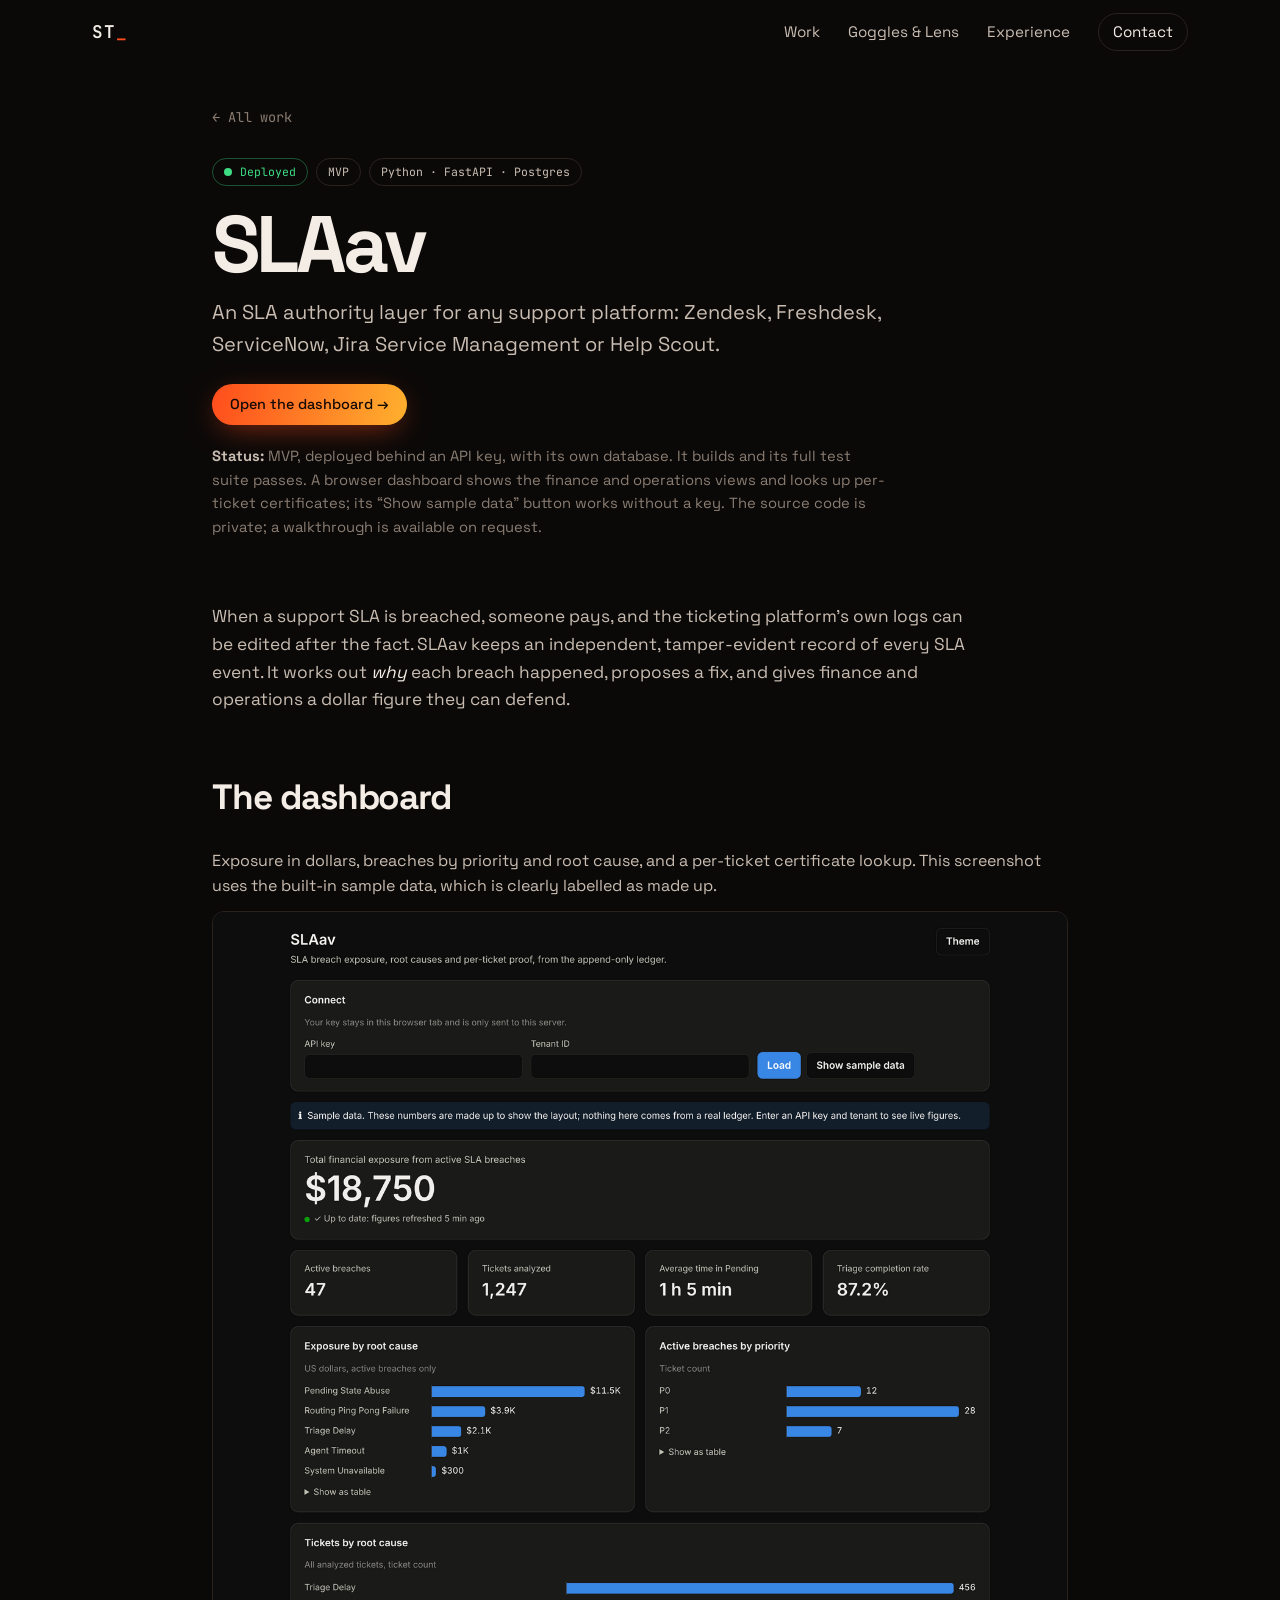
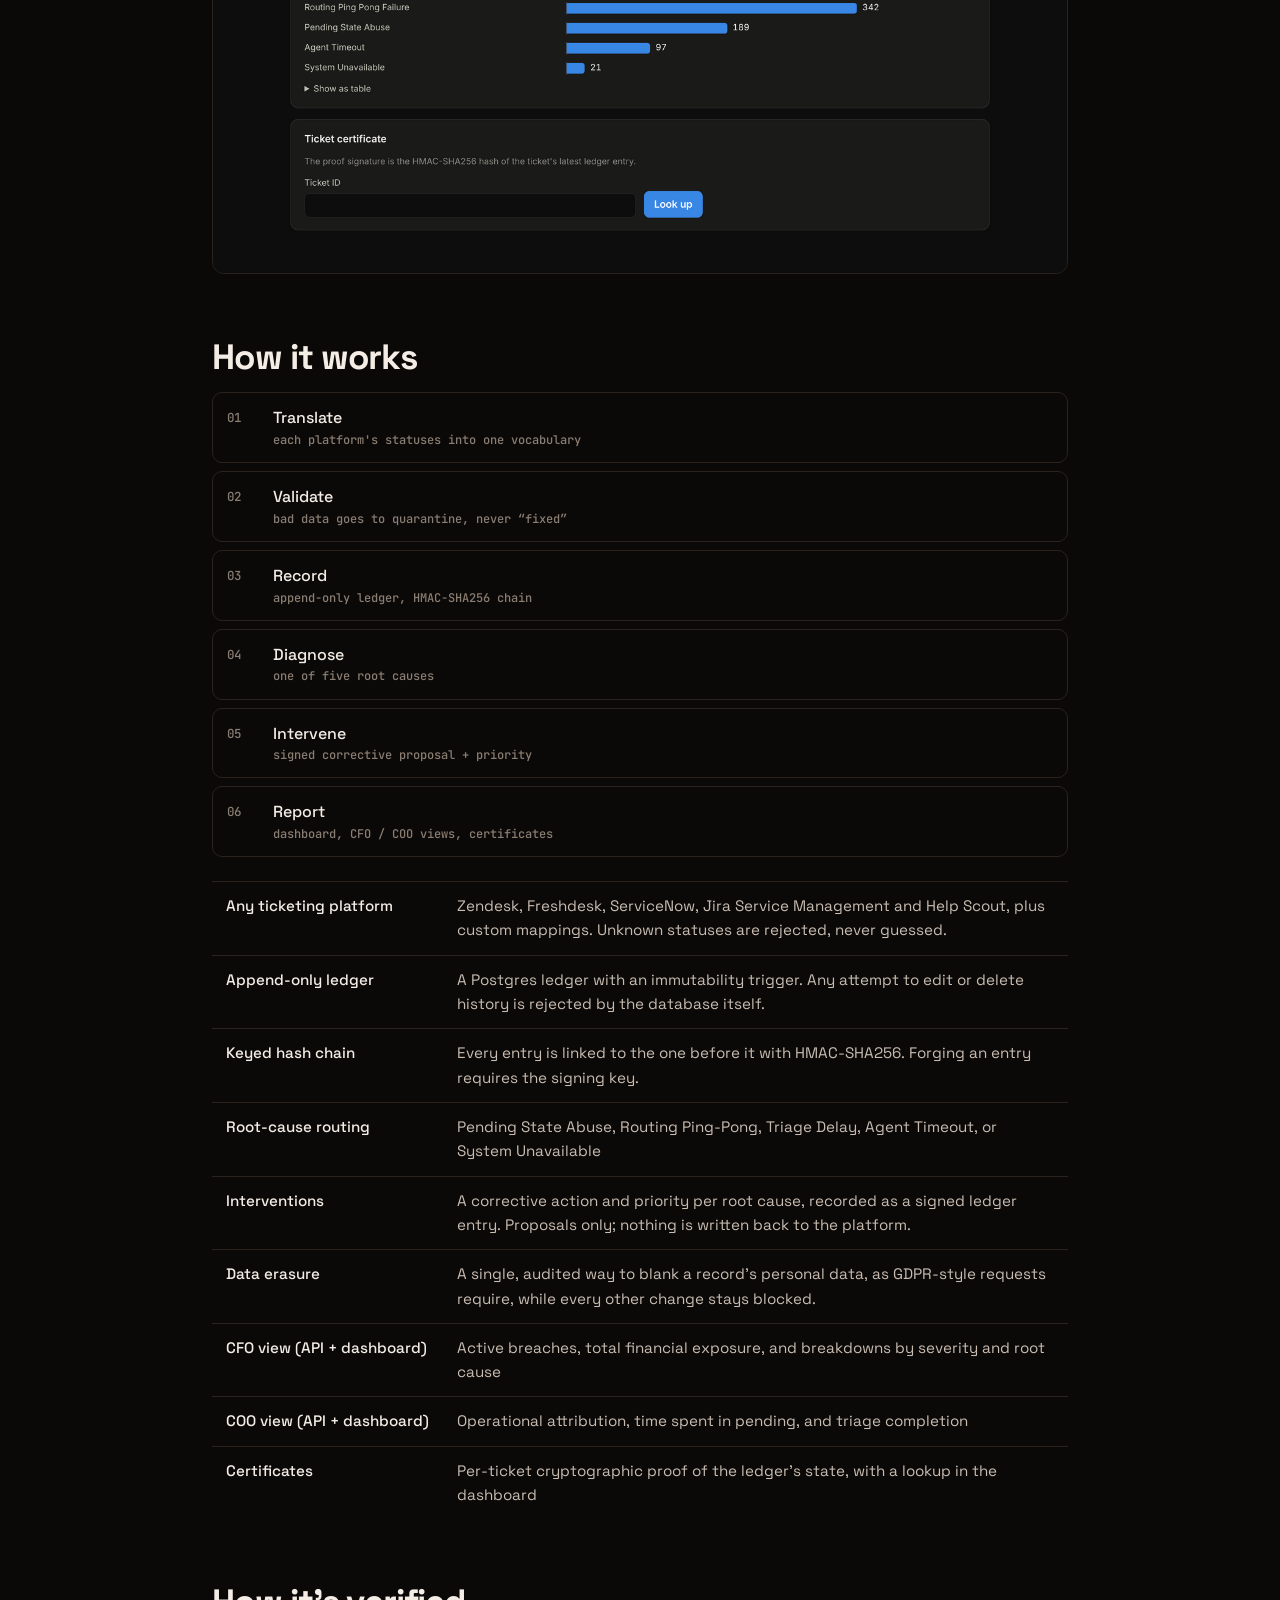
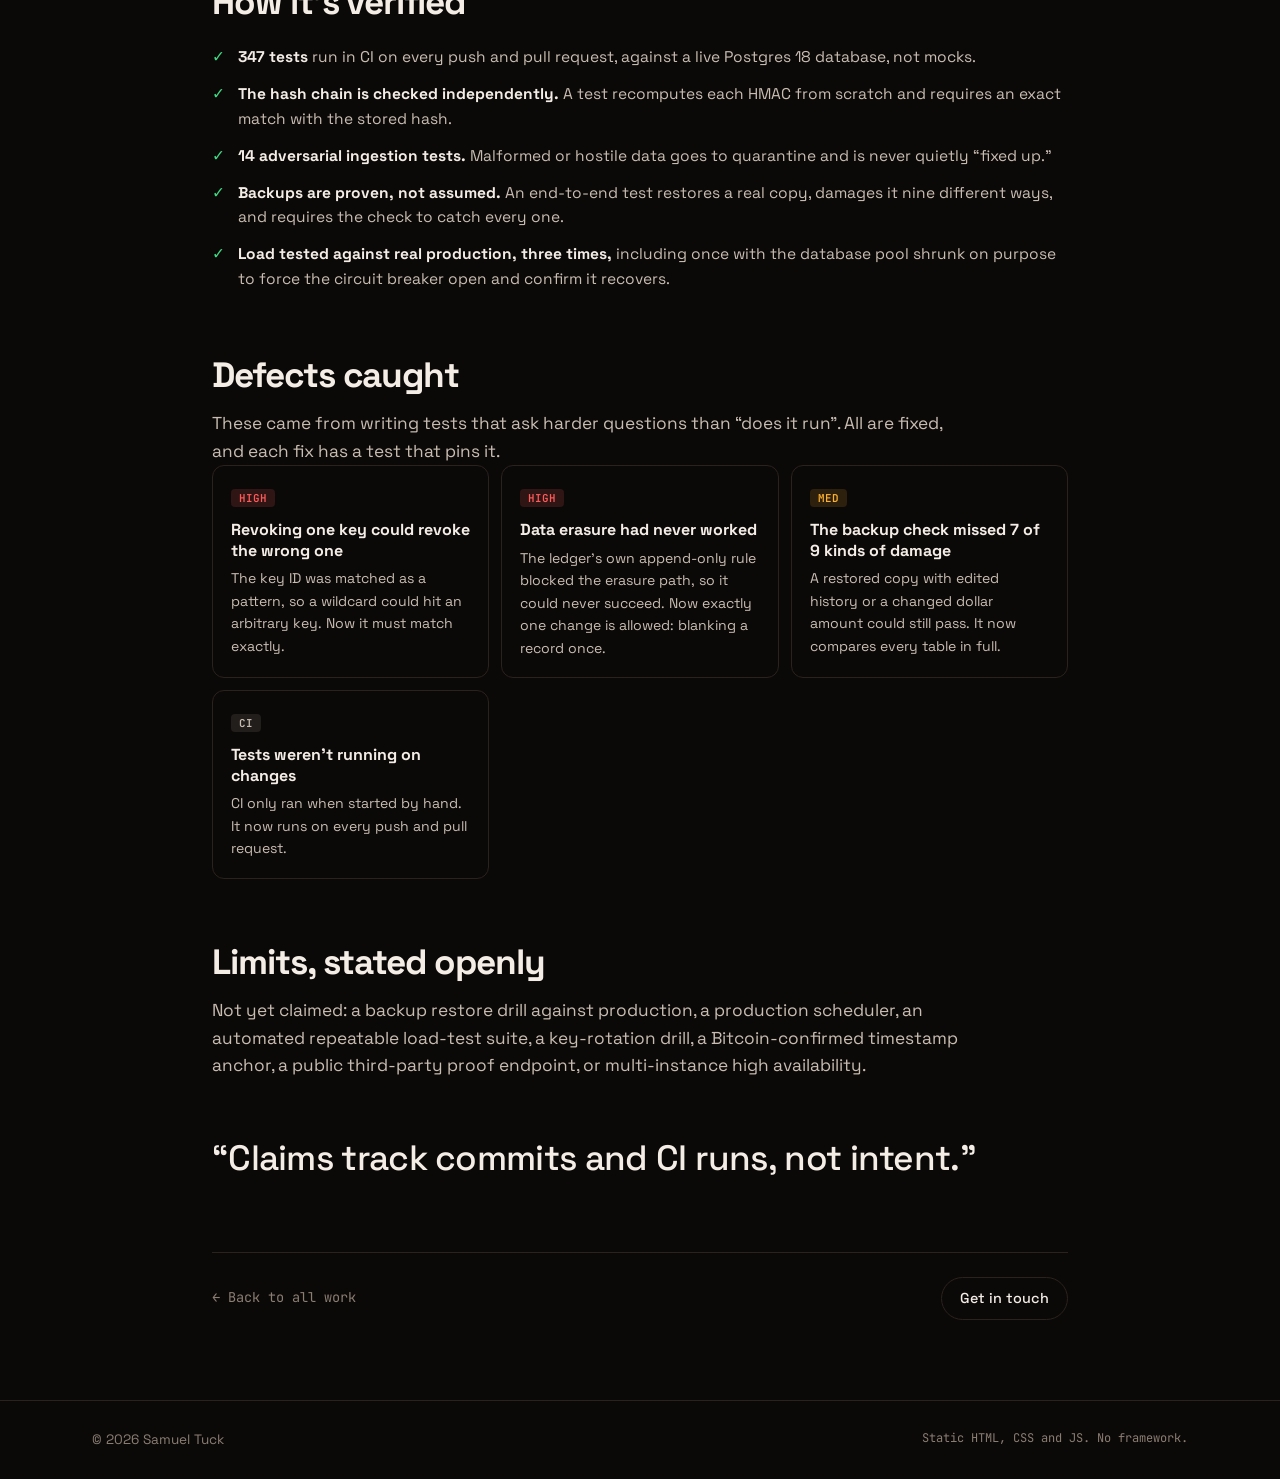
<file: slaav.html>
<!DOCTYPE html>
<html lang="en">
<head>
  <meta charset="UTF-8">
  <meta name="viewport" content="width=device-width, initial-scale=1.0">
  <title>SLAav | Samuel Tuck</title>
  <meta name="description" content="SLAav: a tamper-evident SLA authority layer for support teams. How it works and how it is verified.">
  <meta name="theme-color" content="#0b0908">
  <link rel="preconnect" href="https://fonts.googleapis.com">
  <link rel="preconnect" href="https://fonts.gstatic.com" crossorigin>
  <link href="https://fonts.googleapis.com/css2?family=Space+Grotesk:wght@400;500;700&family=JetBrains+Mono:wght@400;600&display=swap" rel="stylesheet">
  <link rel="stylesheet" href="styles.css">
</head>
<body class="case">
  <a class="skip" href="#main">Skip to content</a>

  <header class="site-header scrolled" id="siteHeader">
    <div class="container nav">
      <a href="index.html" class="logo">ST<span class="ember">_</span></a>
      <nav class="nav-menu" id="navMenu" aria-label="Primary">
        <a href="index.html#work">Work</a>
        <a href="index.html#method">Goggles &amp; Lens</a>
        <a href="index.html#experience">Experience</a>
        <a href="index.html#contact" class="nav-cta">Contact</a>
      </nav>
      <button class="nav-toggle" id="navToggle" aria-label="Toggle menu" aria-expanded="false" aria-controls="navMenu">
        <span></span><span></span>
      </button>
    </div>
  </header>

  <main id="main" class="case-main">
    <div class="container case-wrap">
      <a class="back" href="index.html#work">← All work</a>

      <header class="case-head">
        <div class="feature-head">
          <span class="tag tag-live"><span class="dot"></span> Deployed</span>
          <span class="tag">MVP</span>
          <span class="tag">Python · FastAPI · Postgres</span>
        </div>
        <h1 class="case-title">SLAav</h1>
        <p class="lede">An SLA authority layer for any support platform: Zendesk, Freshdesk, ServiceNow, Jira Service Management or Help Scout.</p>
        <div class="cta-row">
          <a class="btn btn-hot btn-sm" href="https://slaav-production-17a9.up.railway.app/dashboard" target="_blank" rel="noopener">Open the dashboard →</a>
        </div>
        <p class="case-note"><b>Status:</b> MVP, deployed behind an API key, with its own database. It builds and its full test suite passes. A browser dashboard shows the finance and operations views and looks up per-ticket certificates; its &ldquo;Show sample data&rdquo; button works without a key. The source code is private; a walkthrough is available on request.</p>
      </header>

      <section class="case-sec">
        <p class="case-p">When a support SLA is breached, someone pays, and the ticketing platform's own logs can be edited after the fact. SLAav keeps an independent, tamper-evident record of every SLA event. It works out <em>why</em> each breach happened, proposes a fix, and gives finance and operations a dollar figure they can defend.</p>
      </section>

      <section class="case-sec">
        <h2>The dashboard</h2>
        <figure class="shot">
          <figcaption>Exposure in dollars, breaches by priority and root cause, and a per-ticket certificate lookup. This screenshot uses the built-in sample data, which is clearly labelled as made up.</figcaption>
          <img src="showcase/slaav/screenshots/dashboard.png" alt="The SLAav dashboard showing total exposure, active breaches, and bar charts by root cause and priority" loading="lazy" width="1400" height="1576">
        </figure>
      </section>

      <section class="case-sec">
        <h2>How it works</h2>
        <figure class="pipeline">
          <ol>
            <li><span>01</span>Translate<em>each platform's statuses into one vocabulary</em></li>
            <li><span>02</span>Validate<em>bad data goes to quarantine, never &ldquo;fixed&rdquo;</em></li>
            <li><span>03</span>Record<em>append-only ledger, HMAC-SHA256 chain</em></li>
            <li><span>04</span>Diagnose<em>one of five root causes</em></li>
            <li><span>05</span>Intervene<em>signed corrective proposal + priority</em></li>
            <li><span>06</span>Report<em>dashboard, CFO / COO views, certificates</em></li>
          </ol>
        </figure>
        <div class="table-wrap">
          <table class="case-table">
            <tr><th>Any ticketing platform</th><td>Zendesk, Freshdesk, ServiceNow, Jira Service Management and Help Scout, plus custom mappings. Unknown statuses are rejected, never guessed.</td></tr>
            <tr><th>Append-only ledger</th><td>A Postgres ledger with an immutability trigger. Any attempt to edit or delete history is rejected by the database itself.</td></tr>
            <tr><th>Keyed hash chain</th><td>Every entry is linked to the one before it with HMAC-SHA256. Forging an entry requires the signing key.</td></tr>
            <tr><th>Root-cause routing</th><td>Pending State Abuse, Routing Ping-Pong, Triage Delay, Agent Timeout, or System Unavailable</td></tr>
            <tr><th>Interventions</th><td>A corrective action and priority per root cause, recorded as a signed ledger entry. Proposals only; nothing is written back to the platform.</td></tr>
            <tr><th>Data erasure</th><td>A single, audited way to blank a record's personal data, as GDPR-style requests require, while every other change stays blocked.</td></tr>
            <tr><th>CFO view (API + dashboard)</th><td>Active breaches, total financial exposure, and breakdowns by severity and root cause</td></tr>
            <tr><th>COO view (API + dashboard)</th><td>Operational attribution, time spent in pending, and triage completion</td></tr>
            <tr><th>Certificates</th><td>Per-ticket cryptographic proof of the ledger's state, with a lookup in the dashboard</td></tr>
          </table>
        </div>
      </section>

      <section class="case-sec">
        <h2>How it's verified</h2>
        <ul class="proof">
          <li><b>347 tests</b> run in CI on every push and pull request, against a live Postgres 18 database, not mocks.</li>
          <li><b>The hash chain is checked independently.</b> A test recomputes each HMAC from scratch and requires an exact match with the stored hash.</li>
          <li><b>14 adversarial ingestion tests.</b> Malformed or hostile data goes to quarantine and is never quietly &ldquo;fixed up.&rdquo;</li>
          <li><b>Backups are proven, not assumed.</b> An end-to-end test restores a real copy, damages it nine different ways, and requires the check to catch every one.</li>
          <li><b>Load tested against real production, three times,</b> including once with the database pool shrunk on purpose to force the circuit breaker open and confirm it recovers.</li>
        </ul>
      </section>

      <section class="case-sec">
        <h2>Defects caught</h2>
        <p class="case-p">These came from writing tests that ask harder questions than &ldquo;does it run&rdquo;. All are fixed, and each fix has a test that pins it.</p>
        <div class="bug-grid">
          <div class="bug"><span class="sev sev-high">HIGH</span><h4>Revoking one key could revoke the wrong one</h4><p>The key ID was matched as a pattern, so a wildcard could hit an arbitrary key. Now it must match exactly.</p></div>
          <div class="bug"><span class="sev sev-high">HIGH</span><h4>Data erasure had never worked</h4><p>The ledger's own append-only rule blocked the erasure path, so it could never succeed. Now exactly one change is allowed: blanking a record once.</p></div>
          <div class="bug"><span class="sev">MED</span><h4>The backup check missed 7 of 9 kinds of damage</h4><p>A restored copy with edited history or a changed dollar amount could still pass. It now compares every table in full.</p></div>
          <div class="bug"><span class="sev sev-low">CI</span><h4>Tests weren't running on changes</h4><p>CI only ran when started by hand. It now runs on every push and pull request.</p></div>
        </div>
      </section>

      <section class="case-sec">
        <h2>Limits, stated openly</h2>
        <p class="case-p">Not yet claimed: a backup restore drill against production, a production scheduler, an automated repeatable load-test suite, a key-rotation drill, a Bitcoin-confirmed timestamp anchor, a public third-party proof endpoint, or multi-instance high availability.</p>
        <blockquote class="motto">&ldquo;Claims track commits and CI runs, not intent.&rdquo;</blockquote>
      </section>

      <div class="case-end">
        <a class="back" href="index.html#work">← Back to all work</a>
        <a class="btn btn-ghost btn-sm" href="index.html#contact">Get in touch</a>
      </div>
    </div>
  </main>

  <footer class="footer">
    <div class="container footer-inner">
      <span>© 2026 Samuel Tuck</span>
      <span class="mono">Static HTML, CSS and JS. No framework.</span>
    </div>
  </footer>

  <script src="main.js"></script>
</body>
</html>
</file>
<file: styles.css>
:root {
  --bg: #0b0908;
  --bg-2: #13100e;
  --bg-3: #1b1613;
  --line: #2a221d;
  --text: #f4ede6;
  --text-2: #c9bdb2;
  --muted: #8a7d72;
  --hot: #ff4d1c;
  --hot-2: #ffb02e;
  --ok: #3ddc84;
  --bad: #ff5a5a;
  --cool: #3fc8c4;
  --cool-2: #7fb8ff;
  --grad: linear-gradient(100deg, var(--hot) 0%, var(--hot-2) 100%);
  --sans: "Space Grotesk", system-ui, -apple-system, "Segoe UI", sans-serif;
  --mono: "JetBrains Mono", ui-monospace, SFMono-Regular, Menlo, monospace;
  --max: 1160px;
  --radius: 14px;
}

*, *::before, *::after { box-sizing: border-box; margin: 0; padding: 0; }

html { scroll-behavior: smooth; scroll-padding-top: 72px; }

body {
  background: var(--bg);
  color: var(--text);
  font-family: var(--sans);
  line-height: 1.6;
  -webkit-font-smoothing: antialiased;
  overflow-x: hidden;
}

a { color: inherit; text-decoration: none; }
code, .mono { font-family: var(--mono); }
::selection { background: var(--hot); color: #000; }

.skip {
  position: absolute; left: -999px; top: 8px;
  background: var(--hot); color: #000; padding: 8px 12px; border-radius: 6px; z-index: 100;
}
.skip:focus { left: 8px; }

:focus-visible { outline: 2px solid var(--hot-2); outline-offset: 3px; border-radius: 4px; }

.container { width: 100%; max-width: var(--max); margin: 0 auto; padding: 0 16px; }
@media (min-width: 720px) { .container { padding: 0 32px; } }

.hot {
  background: var(--grad);
  -webkit-background-clip: text; background-clip: text;
  color: transparent;
}
.ember { color: var(--hot); }

/* Header */
.site-header {
  position: fixed; inset: 0 0 auto 0; z-index: 50;
  transition: background .3s, border-color .3s;
  border-bottom: 1px solid transparent;
}
.site-header.scrolled {
  background: rgba(11, 9, 8, .82);
  backdrop-filter: blur(12px);
  border-color: var(--line);
}
.nav { display: flex; align-items: center; justify-content: space-between; height: 64px; }
.logo { font-family: var(--mono); font-weight: 600; font-size: 1.1rem; letter-spacing: .05em; }
.nav-menu { display: flex; gap: 28px; align-items: center; font-size: .95rem; color: var(--text-2); }
.nav-menu a { transition: color .2s; }
.nav-menu a:hover { color: var(--text); }
.nav-cta { color: var(--text) !important; border: 1px solid var(--line); padding: 6px 14px; border-radius: 999px; }
.nav-cta:hover { border-color: var(--hot); }
.nav-toggle { display: none; background: none; border: 0; width: 36px; height: 36px; cursor: pointer; position: relative; }
.nav-toggle span { position: absolute; left: 7px; right: 7px; height: 2px; background: var(--text); transition: transform .25s; }
.nav-toggle span:first-child { top: 13px; }
.nav-toggle span:last-child { top: 21px; }
.nav-toggle.open span:first-child { transform: translateY(4px) rotate(45deg); }
.nav-toggle.open span:last-child { transform: translateY(-4px) rotate(-45deg); }

@media (max-width: 719px) {
  .nav-toggle { display: block; }
  .nav-menu {
    position: fixed; top: 64px; left: 0; right: 0;
    flex-direction: column; align-items: flex-start; gap: 0;
    background: var(--bg); border-bottom: 1px solid var(--line);
    padding: 8px 16px 20px; transform: translateY(-120%); transition: transform .3s;
  }
  .nav-menu.open { transform: none; }
  .nav-menu a { padding: 12px 0; width: 100%; }
  .nav-cta { border: 0; padding: 12px 0; }
}

/* Hero */
.hero { position: relative; padding: 140px 0 72px; overflow: hidden; }
.glow {
  position: absolute; width: 900px; height: 900px; top: -420px; right: -260px;
  background: radial-gradient(closest-side, rgba(255, 77, 28, .28), rgba(255, 176, 46, .08) 55%, transparent 75%);
  pointer-events: none; filter: blur(10px);
  animation: drift 14s ease-in-out infinite alternate;
}
.glow-low { top: auto; bottom: -520px; left: 50%; right: auto; transform: translateX(-50%); animation: none; }
@keyframes drift { to { transform: translate(-120px, 80px) scale(1.1); } }

.hero-grid { position: relative; display: grid; gap: 48px; align-items: center; }
@media (min-width: 960px) { .hero-grid { grid-template-columns: 1.15fr 1fr; } }

.eyebrow {
  display: inline-flex; align-items: center; gap: 10px;
  font-family: var(--mono); font-size: .8rem; color: var(--text-2);
  border: 1px solid var(--line); border-radius: 999px; padding: 6px 14px; margin-bottom: 28px;
}
.dot { width: 8px; height: 8px; border-radius: 50%; background: var(--ok); box-shadow: 0 0 0 0 rgba(61, 220, 132, .6); animation: pulse 2s infinite; display: inline-block; }
@keyframes pulse { 70% { box-shadow: 0 0 0 8px rgba(61, 220, 132, 0); } 100% { box-shadow: 0 0 0 0 rgba(61, 220, 132, 0); } }

h1 { font-size: clamp(2.8rem, 8vw, 5.6rem); line-height: .98; letter-spacing: -.04em; font-weight: 700; margin-bottom: 24px; }
.lede { font-size: clamp(1.05rem, 2vw, 1.25rem); color: var(--text-2); max-width: 34em; margin-bottom: 36px; }

.cta-row { display: flex; flex-wrap: wrap; gap: 12px; }
.cta-row.center { justify-content: center; }
.btn {
  display: inline-flex; align-items: center; justify-content: center;
  padding: 13px 24px; border-radius: 999px; font-weight: 500;
  transition: transform .2s, box-shadow .2s, border-color .2s, background .2s;
}
.btn-hot { background: var(--grad); color: #140a05; box-shadow: 0 8px 30px -8px rgba(255, 77, 28, .6); }
.btn-hot:hover { transform: translateY(-2px); box-shadow: 0 14px 40px -10px rgba(255, 77, 28, .75); }
.btn-ghost { border: 1px solid var(--line); color: var(--text); }
.btn-ghost:hover { border-color: var(--hot); background: rgba(255, 77, 28, .06); }

/* Terminal */
.terminal {
  background: rgba(19, 16, 14, .9); border: 1px solid var(--line); border-radius: var(--radius);
  box-shadow: 0 30px 80px -30px rgba(0, 0, 0, .8), 0 0 0 1px rgba(255, 77, 28, .05);
  overflow: hidden; min-width: 0;
}
.term-bar { display: flex; align-items: center; gap: 7px; padding: 12px 14px; border-bottom: 1px solid var(--line); }
.term-bar i { width: 11px; height: 11px; border-radius: 50%; background: var(--line); }
.term-bar i:first-child { background: var(--hot); }
.term-bar span { margin-left: 10px; font-family: var(--mono); font-size: .75rem; color: var(--muted); }
.term-body { padding: 18px 20px; font-size: clamp(.7rem, 1.6vw, .85rem); line-height: 1.75; color: var(--text-2); overflow-x: auto; min-height: 21em; }
.term-body .ok { color: var(--ok); }
.term-body .bad { color: var(--bad); }
.term-body .cmd { color: var(--text); }
.term-body .arrow { color: var(--hot-2); }
.caret { display: inline-block; width: .6em; height: 1.1em; background: var(--hot); vertical-align: text-bottom; animation: blink 1s steps(1) infinite; }
@keyframes blink { 50% { opacity: 0; } }

/* Stats */
.stats {
  position: relative; display: grid; grid-template-columns: repeat(2, 1fr); gap: 1px;
  margin-top: 72px; background: var(--line); border: 1px solid var(--line); border-radius: var(--radius); overflow: hidden;
}
.stats .stat:last-child:nth-child(odd) { grid-column: span 2; }
@media (min-width: 960px) { .stats { grid-template-columns: repeat(5, 1fr); } .stats .stat:last-child:nth-child(odd) { grid-column: auto; } }
.stat { background: var(--bg); padding: 24px 20px; }
.stat b { display: block; font-size: clamp(1.8rem, 4vw, 2.6rem); letter-spacing: -.03em; font-weight: 700; }
.stat span { font-size: .85rem; color: var(--muted); }

/* Sections */
.section { padding: 112px 0; position: relative; }
.section-dark { background: var(--bg-2); border-block: 1px solid var(--line); }
.kicker { font-family: var(--mono); font-size: .8rem; color: var(--hot); letter-spacing: .08em; margin-bottom: 12px; }
h2 { font-size: clamp(2rem, 5vw, 3.2rem); letter-spacing: -.03em; line-height: 1.08; margin-bottom: 20px; }
.section-lede { color: var(--text-2); font-size: 1.1rem; max-width: 40em; }

/* Feature cards */
.feature {
  margin-top: 56px; padding: clamp(24px, 4vw, 48px);
  border: 1px solid var(--line); border-radius: 20px;
  background:
    radial-gradient(600px 300px at 100% 0%, rgba(255, 77, 28, .12), transparent 70%),
    var(--bg-2);
  position: relative; overflow: hidden;
}
.feature-alt { background: radial-gradient(600px 300px at 0% 0%, rgba(255, 176, 46, .09), transparent 70%), var(--bg-2); }
.feature-head { display: flex; flex-wrap: wrap; gap: 8px; margin-bottom: 18px; }
.tag {
  display: inline-flex; align-items: center; gap: 8px;
  font-family: var(--mono); font-size: .72rem; color: var(--text-2);
  border: 1px solid var(--line); border-radius: 999px; padding: 4px 11px; white-space: nowrap;
}
.tag-hot { color: #140a05; background: var(--grad); border-color: transparent; font-weight: 600; }
.tag-live { color: var(--ok); border-color: rgba(61, 220, 132, .35); }
.feature-title { font-size: clamp(2.4rem, 7vw, 4.4rem); letter-spacing: -.045em; line-height: 1; }
.feature-sub { color: var(--text-2); font-size: 1.15rem; margin: 10px 0 32px; }
.feature-grid { display: grid; gap: 40px; }
@media (min-width: 960px) { .feature-grid { grid-template-columns: 1.2fr 1fr; } }
.feature-grid p { color: var(--text-2); margin-bottom: 16px; }
.proof { list-style: none; margin-top: 24px; display: grid; gap: 12px; }
.proof li { position: relative; padding-left: 26px; color: var(--text-2); font-size: .97rem; }
.proof li::before { content: "✓"; position: absolute; left: 0; color: var(--ok); font-weight: 700; }
.proof b { color: var(--text); }
.proof code { font-size: .85em; color: var(--hot-2); }
.feature-foot { margin-top: 32px; padding-top: 20px; border-top: 1px solid var(--line); }
.link { font-family: var(--mono); font-size: .88rem; color: var(--hot-2); }
.link:hover { color: var(--hot); }

figcaption { font-family: var(--mono); font-size: .75rem; color: var(--muted); text-transform: uppercase; letter-spacing: .1em; margin-bottom: 14px; }

/* Pipeline */
.pipeline ol { list-style: none; display: grid; gap: 8px; }
.pipeline li {
  display: grid; grid-template-columns: 34px 1fr; column-gap: 12px;
  padding: 12px 14px; border: 1px solid var(--line); border-radius: 10px; background: var(--bg);
  font-weight: 500; transition: border-color .4s, transform .4s, box-shadow .4s;
}
.pipeline li span { grid-row: span 2; font-family: var(--mono); font-size: .78rem; color: var(--muted); padding-top: 3px; }
.pipeline li em { font-style: normal; font-family: var(--mono); font-size: .75rem; color: var(--muted); }
.pipeline li.lit { border-color: var(--hot); box-shadow: 0 0 24px -8px rgba(255, 77, 28, .6); transform: translateX(4px); }
.pipeline li.lit span { color: var(--hot); }

/* Hash chain */
.chain { display: flex; flex-direction: column; }
.block {
  border: 1px solid var(--line); border-radius: 10px; background: var(--bg); padding: 14px 16px;
  display: grid; gap: 2px; font-weight: 500;
}
.block small { font-family: var(--mono); color: var(--muted); font-size: .72rem; }
.block code { font-size: .75rem; color: var(--hot-2); overflow-wrap: anywhere; }
.block-reject { border-color: rgba(255, 90, 90, .45); }
.block-reject code { color: var(--bad); }
.link-line { width: 2px; height: 22px; margin-left: 24px; background: repeating-linear-gradient(to bottom, var(--hot) 0 4px, transparent 4px 8px); }

/* Small cards */
.cards { display: grid; gap: 16px; margin-top: 24px; }
@media (min-width: 720px) { .cards { grid-template-columns: repeat(3, 1fr); } }
.card {
  border: 1px solid var(--line); border-radius: var(--radius); padding: 24px; background: var(--bg-2);
  transition: border-color .25s, transform .25s;
}
.card:hover { border-color: rgba(255, 77, 28, .5); transform: translateY(-3px); }
.card-top { display: flex; justify-content: space-between; align-items: center; gap: 10px; margin-bottom: 12px; flex-wrap: wrap; }
.card h3 { font-size: 1.3rem; letter-spacing: -.02em; }
.card p { color: var(--text-2); font-size: .95rem; }
.card .mono { margin-top: 14px; font-size: .75rem; color: var(--muted); }

/* Method */
.steps { display: grid; gap: 1px; margin-top: 48px; background: var(--line); border: 1px solid var(--line); border-radius: var(--radius); overflow: hidden; }
@media (min-width: 720px) { .steps { grid-template-columns: repeat(2, 1fr); } }
@media (min-width: 1040px) { .steps { grid-template-columns: repeat(5, 1fr); } }
.step { background: var(--bg-2); padding: 28px 22px; transition: background .3s; }
.step:hover { background: var(--bg-3); }
.step-n { font-family: var(--mono); font-size: .8rem; color: var(--hot); }
.step h3 { font-size: 1.15rem; margin: 10px 0 8px; letter-spacing: -.01em; }
.step p { font-size: .92rem; color: var(--text-2); }
.motto { margin-top: 56px; font-size: clamp(1.4rem, 3.4vw, 2.2rem); letter-spacing: -.02em; line-height: 1.25; font-weight: 500; max-width: 24em; }

/* Experience */
.exp-grid { display: grid; gap: 48px; margin-top: 16px; }
@media (min-width: 960px) { .exp-grid { grid-template-columns: 1fr 1fr; } }
.skills { display: flex; flex-wrap: wrap; gap: 8px; margin-top: 28px; }
.skills span { font-size: .85rem; border: 1px solid var(--line); padding: 6px 12px; border-radius: 999px; color: var(--text-2); }
.timeline { list-style: none; border-left: 1px solid var(--line); padding-left: 28px; display: grid; gap: 32px; }
.timeline li { position: relative; }
.timeline li::before {
  content: ""; position: absolute; left: -34px; top: 6px; width: 11px; height: 11px; border-radius: 50%;
  background: var(--bg); border: 2px solid var(--hot);
}
.timeline time { font-family: var(--mono); font-size: .8rem; color: var(--hot-2); }
.timeline h3 { font-size: 1.15rem; margin: 2px 0 6px; }
.timeline p { color: var(--text-2); font-size: .95rem; }

/* Contact */
.contact { text-align: center; overflow: hidden; }
.contact-inner { position: relative; }
.contact h2 { max-width: 16em; margin-inline: auto; }
.contact .section-lede { margin: 0 auto 36px; }

.footer { border-top: 1px solid var(--line); padding: 28px 0; font-size: .85rem; color: var(--muted); }
.footer-inner { display: flex; justify-content: space-between; flex-wrap: wrap; gap: 12px; }
.footer .mono { font-size: .75rem; }

/* Defects */
.bugs { margin-top: 36px; }
.bugs-title { font-family: var(--mono); font-size: .75rem; color: var(--muted); text-transform: uppercase; letter-spacing: .1em; margin-bottom: 14px; }
.bug-grid { display: grid; gap: 12px; }
@media (min-width: 860px) { .bug-grid { grid-template-columns: repeat(3, 1fr); } }
.bug { border: 1px solid var(--line); border-radius: 12px; background: var(--bg); padding: 18px; }
.bug h4 { font-size: 1rem; margin: 10px 0 6px; line-height: 1.3; }
.bug p { font-size: .88rem; color: var(--text-2); margin: 0; }
.sev { font-family: var(--mono); font-size: .68rem; font-weight: 600; padding: 2px 8px; border-radius: 4px; background: rgba(255, 176, 46, .14); color: var(--hot-2); }
.sev-high { background: rgba(255, 90, 90, .15); color: var(--bad); }
.sev-low { background: rgba(138, 125, 114, .18); color: var(--text-2); }
.feature-foot { display: flex; flex-wrap: wrap; gap: 24px; }

/* Goggles & Lens */
.gl { display: grid; gap: 12px; margin-top: 44px; align-items: stretch; }
@media (min-width: 960px) { .gl { grid-template-columns: 1fr auto 1fr auto 1fr; } }
.gl-layer { border: 1px solid var(--line); border-radius: var(--radius); background: var(--bg); padding: 24px; display: flex; flex-direction: column; gap: 8px; }
.gl-layer h3 { font-size: 1.6rem; letter-spacing: -.03em; }
.gl-layer p { color: var(--text-2); font-size: .95rem; flex: 1; }
.gl-layer b { color: var(--text); }
.gl-layer code { font-size: .78rem; color: var(--hot-2); background: var(--bg-3); border-radius: 6px; padding: 8px 10px; overflow-wrap: anywhere; }
.gl-tag { font-family: var(--mono); font-size: .72rem; color: var(--hot); }
.gl-out { border-color: rgba(255, 77, 28, .5); box-shadow: 0 0 40px -16px rgba(255, 77, 28, .6); }
.gl-op { display: flex; align-items: center; justify-content: center; font-size: 2rem; font-weight: 700; color: var(--hot); }
.sub-h { margin-top: 64px; font-size: 1.3rem; letter-spacing: -.01em; }
.sub-h + .steps { margin-top: 20px; }

/* Education */
.edu { margin-top: 36px; }
.edu ul { list-style: none; display: grid; gap: 10px; }
.edu li { color: var(--text-2); font-size: .95rem; padding-left: 18px; position: relative; }
.edu li::before { content: ""; position: absolute; left: 0; top: .6em; width: 7px; height: 7px; background: var(--hot); border-radius: 2px; }
.edu b { color: var(--text); }
.lede b { color: var(--text); font-weight: 500; }

.btn-sm { padding: 9px 18px; font-size: .9rem; }
.feature-foot { align-items: center; }
.card { display: flex; flex-direction: column; }
.card .link { margin-top: 14px; font-size: .82rem; }
.card-hot { border-color: rgba(255, 77, 28, .35); }
.foot-link:hover { color: var(--hot-2); }

.key-note { color: var(--muted); font-size: .8em; margin-left: 4px; }

.card-links { display: flex; gap: 20px; margin-top: auto; padding-top: 14px; }
.card-links .link { margin-top: 0; }

.b2f { margin-top: 40px; padding: 28px clamp(20px, 3vw, 32px); border-left: 3px solid var(--hot); background: var(--bg-2); border-radius: 0 var(--radius) var(--radius) 0; }
.b2f p:last-child { color: var(--text-2); font-size: 1.05rem; max-width: 46em; }
.b2f b { color: var(--text); }

.goal-first { margin-top: 20px; color: var(--text-2); font-size: 1.1rem; max-width: 40em; padding-left: 16px; border-left: 3px solid var(--hot); }
.goal-first b { color: var(--text); }

/* Case-study pages */
.case-main { padding: 104px 0 80px; }
.case-wrap { max-width: 920px; }
.back { font-family: var(--mono); font-size: .85rem; color: var(--muted); }
.back:hover { color: var(--hot-2); }
.case-head { margin: 28px 0 8px; }
.case-title { font-size: clamp(2.8rem, 9vw, 5rem); letter-spacing: -.045em; line-height: 1; margin: 6px 0 12px; }
.case-head .lede { margin-bottom: 24px; }
.case-note { margin-top: 20px; color: var(--muted); font-size: .92rem; max-width: 46em; }
.case-note b { color: var(--text-2); }
.case-sec { margin-top: 64px; }
.case-sec h2 { font-size: clamp(1.6rem, 4vw, 2.2rem); margin-bottom: 16px; }
.case-p { color: var(--text-2); font-size: 1.08rem; max-width: 44em; }
.case-p em { color: var(--text); }
.inline { color: var(--hot-2); text-decoration: underline; text-underline-offset: 3px; }
.shot { margin-top: 32px; }
.shot figcaption { text-transform: none; letter-spacing: 0; font-family: var(--sans); font-size: 1rem; color: var(--text-2); margin-bottom: 12px; }
.shot figcaption b { color: var(--text); }
.shot img { display: block; width: 100%; height: auto; border: 1px solid var(--line); border-radius: 12px; }
.shot-phone { display: grid; gap: 20px; align-items: center; }
.shot-phone img { max-width: 280px; }
@media (min-width: 720px) { .shot-phone { grid-template-columns: 280px 1fr; } }
.case .pipeline { margin-bottom: 24px; }
.table-wrap { overflow-x: auto; }
.case-table { width: 100%; border-collapse: collapse; font-size: .95rem; }
.case-table th, .case-table td { text-align: left; vertical-align: top; padding: 12px 14px; border-top: 1px solid var(--line); }
.case-table th { font-weight: 500; white-space: nowrap; color: var(--text); width: 1%; }
.case-table td { color: var(--text-2); }
@media (max-width: 560px) { .case-table th { white-space: normal; width: 34%; } }
.case-end { margin-top: 72px; padding-top: 24px; border-top: 1px solid var(--line); display: flex; justify-content: space-between; align-items: center; gap: 16px; flex-wrap: wrap; }
.stacks { margin-top: 28px; color: var(--text-2); font-size: .95rem; }
.stacks .bugs-title { display: block; margin-bottom: 8px; }

/* Experience tracks */
.tracks { display: grid; gap: 20px; margin-top: 40px; }
@media (min-width: 960px) { .tracks { grid-template-columns: 1fr 1fr; } }
.track { --accent: var(--hot); --accent-2: var(--hot-2); border: 1px solid var(--line); border-top: 3px solid var(--accent); border-radius: var(--radius); padding: clamp(20px, 3vw, 32px); background: radial-gradient(500px 220px at 0% 0%, color-mix(in srgb, var(--accent) 10%, transparent), transparent 70%), var(--bg-2); min-width: 0; }
.track-ops { --accent: var(--cool); --accent-2: var(--cool-2); }
.track-label { font-family: var(--mono); font-size: .78rem; letter-spacing: .08em; text-transform: uppercase; color: var(--accent); margin-bottom: 18px; }
.track-stats { display: grid; grid-template-columns: repeat(3, 1fr); gap: 8px; margin-bottom: 28px; }
.track-stats div { background: var(--bg); border: 1px solid var(--line); border-radius: 10px; padding: 12px; }
.track-stats b { display: block; font-size: clamp(1.3rem, 3vw, 1.7rem); letter-spacing: -.03em; color: var(--text); }
.track-stats span { font-size: .78rem; color: var(--muted); line-height: 1.3; display: block; }
.track .timeline { border-left-color: color-mix(in srgb, var(--accent) 35%, var(--line)); }
.track .timeline li::before { border-color: var(--accent); }
.track .timeline time { color: var(--accent-2); }
.track .where { font-family: var(--mono); font-size: .78rem; color: var(--muted); margin: -2px 0 6px; }
.track .skills { margin-top: 28px; }
.track .skills span { border-color: color-mix(in srgb, var(--accent) 30%, var(--line)); }
.edu-wide { margin-top: 28px; padding: 24px clamp(20px, 3vw, 32px); border: 1px solid var(--line); border-radius: var(--radius); background: var(--bg-2); }

/* Reveal */
.reveal { opacity: 0; transform: translateY(24px); transition: opacity .8s ease, transform .8s ease; }
.reveal.in { opacity: 1; transform: none; }

@media (prefers-reduced-motion: reduce) {
  html { scroll-behavior: auto; }
  *, *::before, *::after { animation: none !important; transition: none !important; }
  .reveal { opacity: 1; transform: none; }
}
</file>
